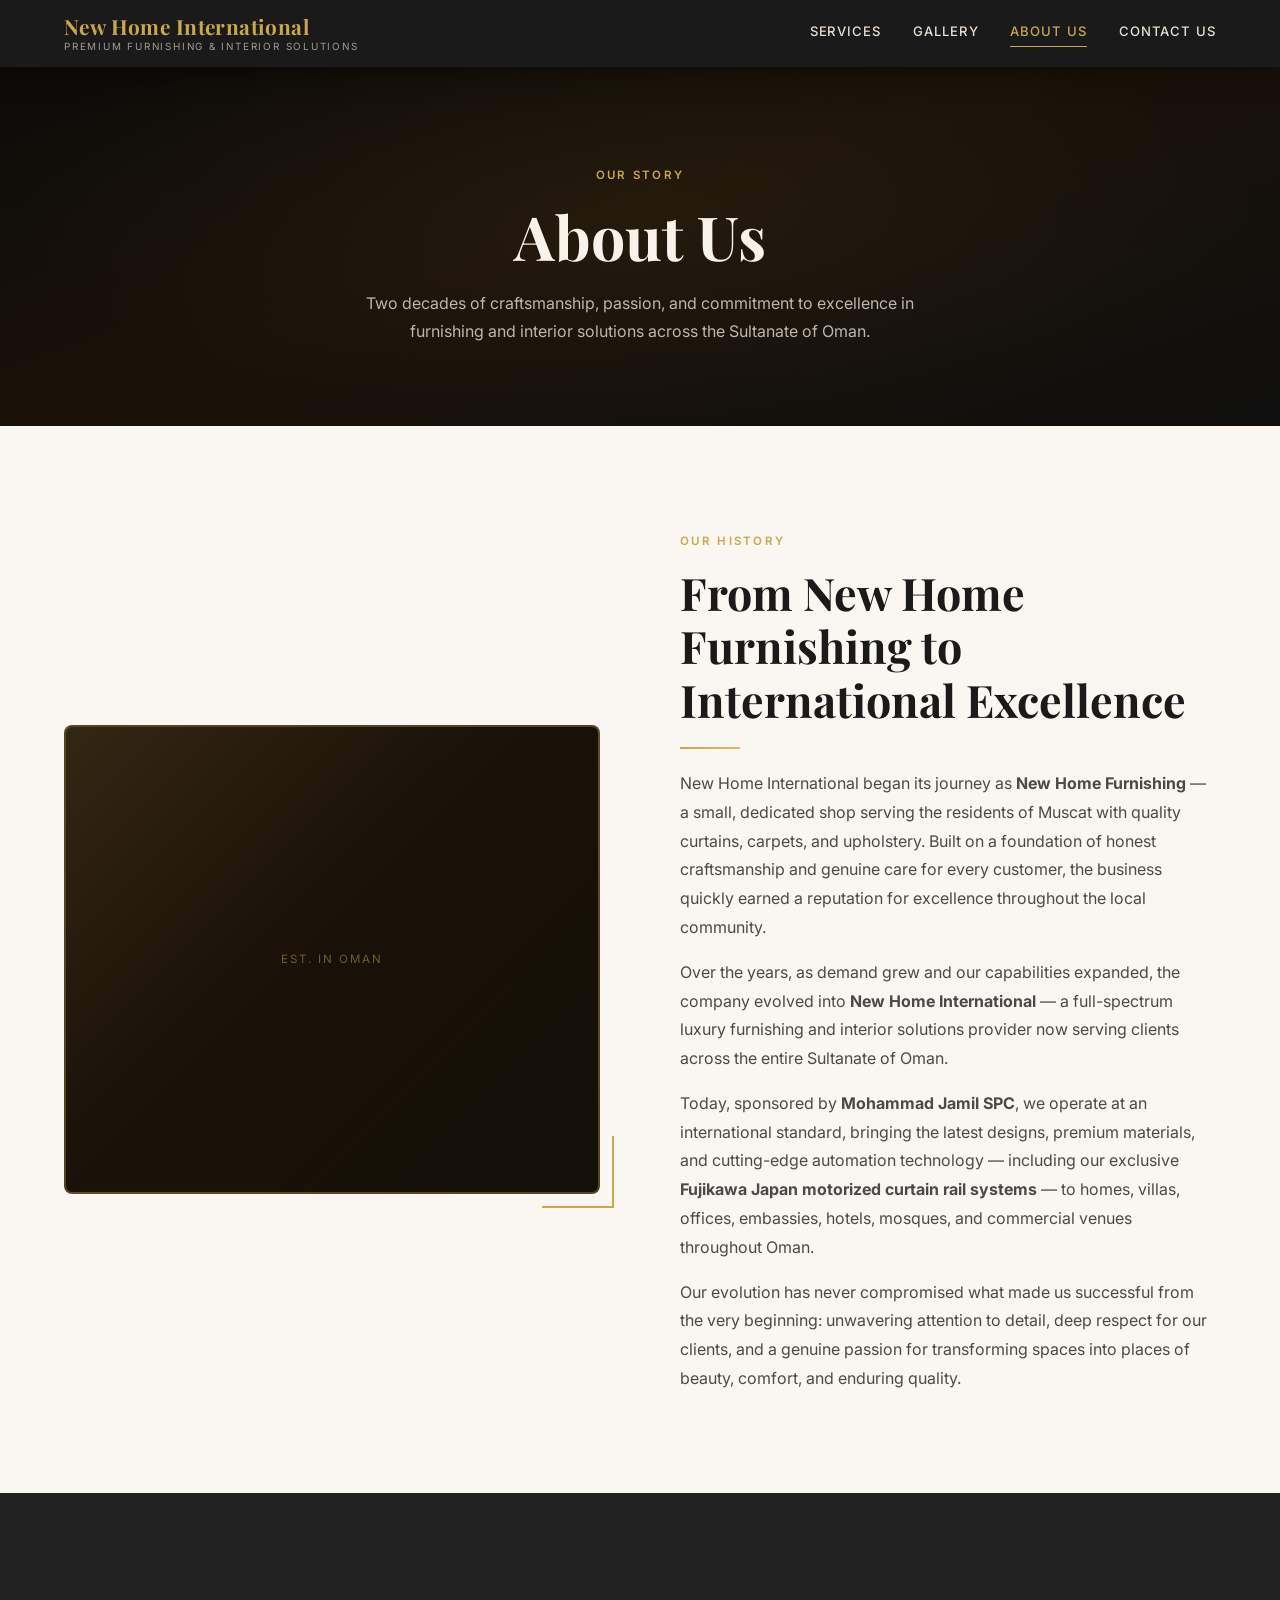
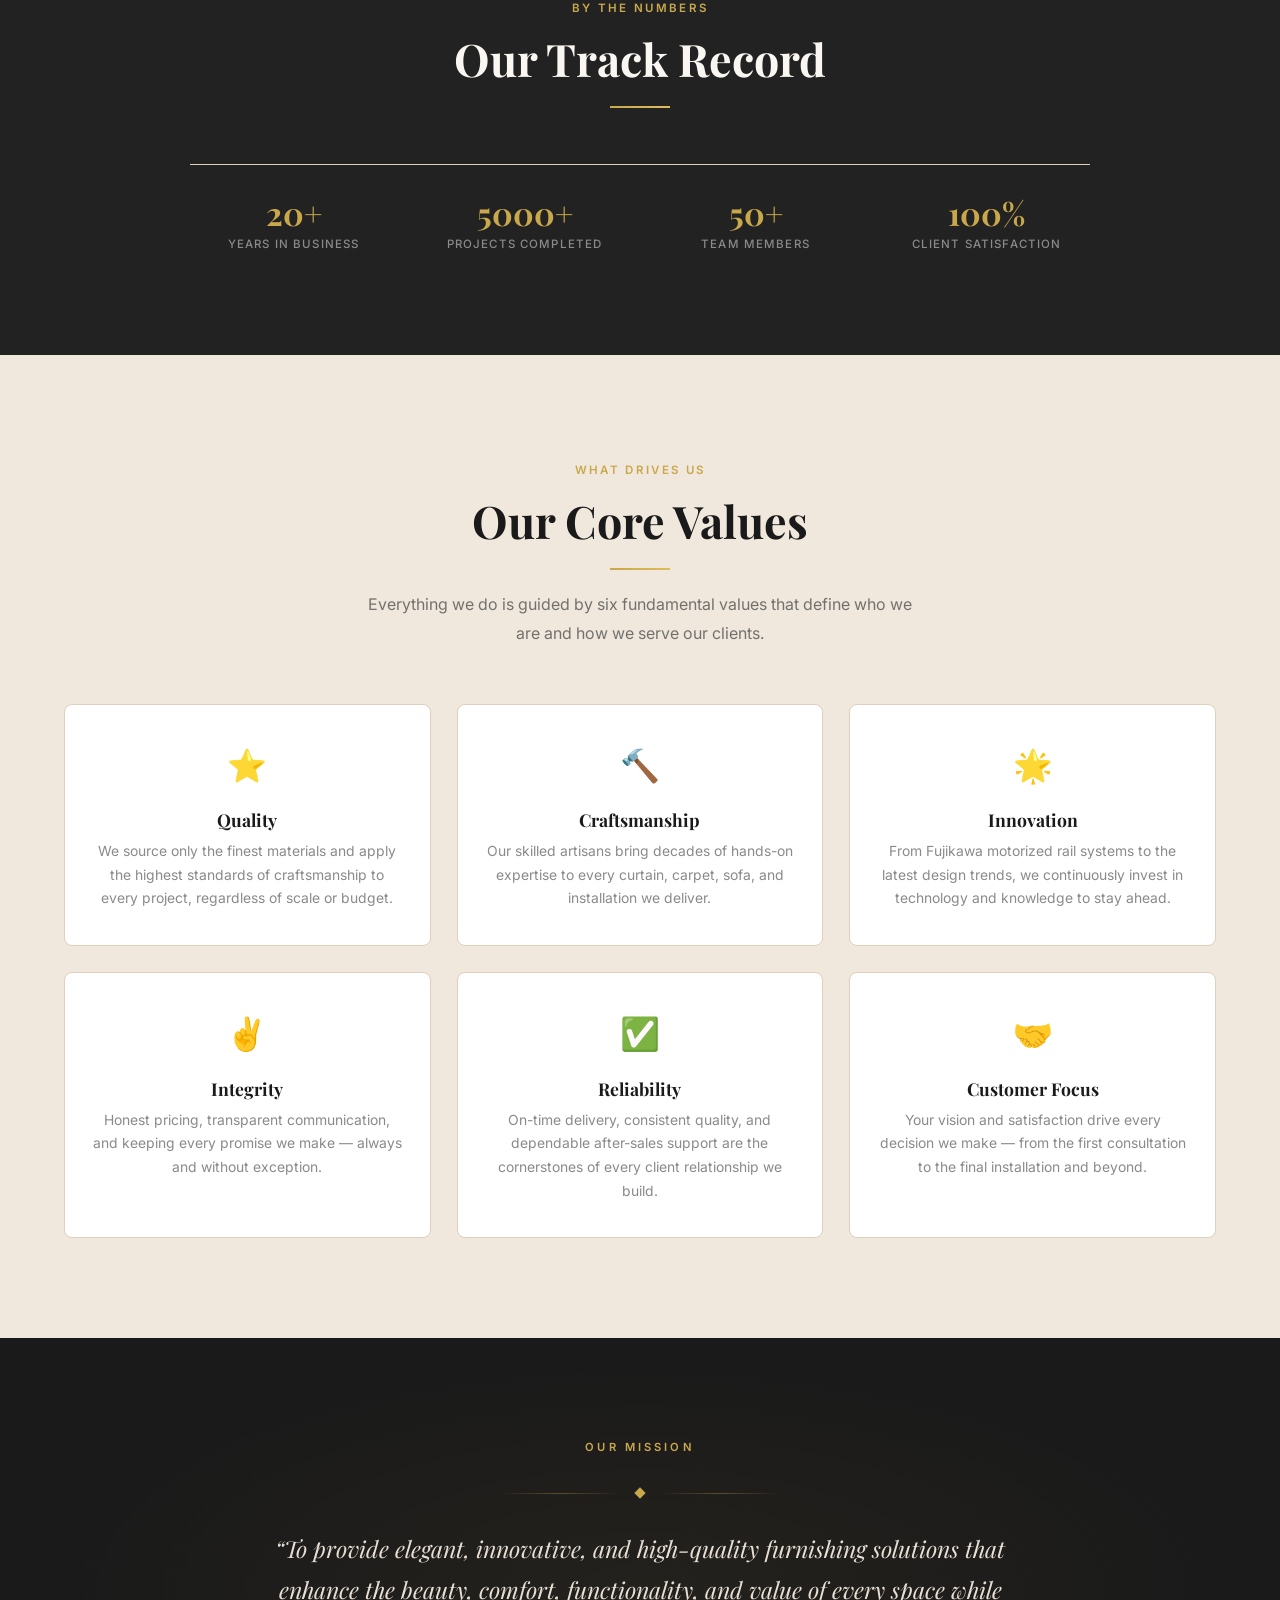
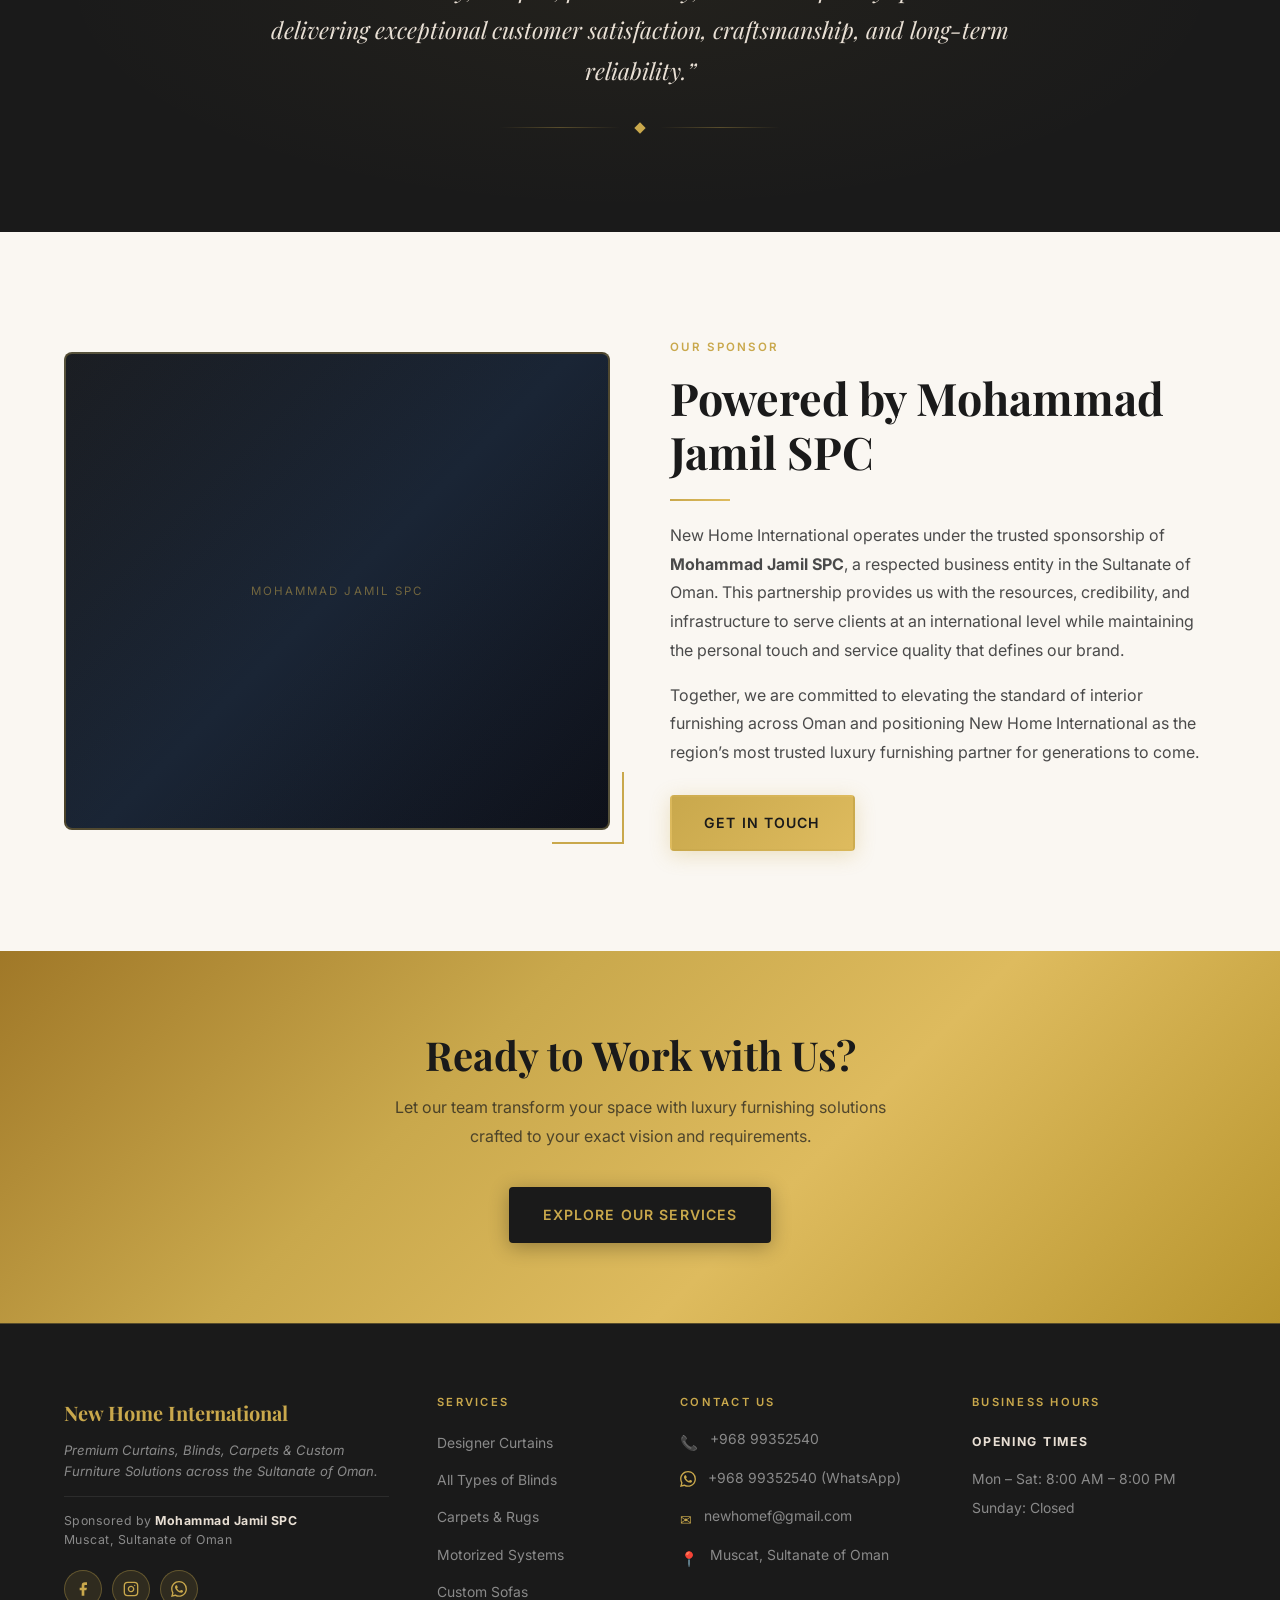
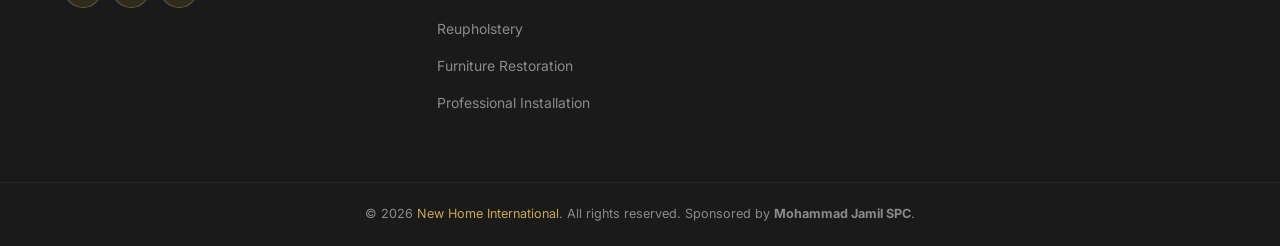
<file: about.html>
<!DOCTYPE html>
<html lang="en">
<head>
  <meta charset="UTF-8" />
  <meta name="viewport" content="width=device-width, initial-scale=1.0" />
  <meta name="theme-color" content="#1a1a1a" />
  <meta name="description" content="About New Home International &ndash; Oman&rsquo;s premier luxury furnishing company sponsored by Mohammad Jamil SPC. 20+ years of excellence in curtains, blinds, carpets and custom furniture." />
  <title>About Us &mdash; New Home International</title>
  <link rel="preconnect" href="https://fonts.googleapis.com" />
  <link rel="preconnect" href="https://fonts.gstatic.com" crossorigin />
  <link href="https://fonts.googleapis.com/css2?family=Playfair+Display:ital,wght@0,400;0,600;0,700;1,400&family=Inter:wght@300;400;500;600&display=swap" rel="stylesheet" />
  <link rel="stylesheet" href="styles.css" />
</head>
<body>

  <!-- ============================================================
       HEADER
       ============================================================ -->
  <header class="header-solid">
    <div class="header-inner">
      <a href="index.html" class="logo">
        New Home International
        <span>Premium Furnishing &amp; Interior Solutions</span>
      </a>
      <button class="nav-toggle" aria-label="Toggle navigation" aria-expanded="false">
        <span></span><span></span><span></span>
      </button>
      <nav>
        <a href="services.html">Services</a>
        <a href="gallery.html">Gallery</a>
        <a href="about.html">About Us</a>
        <a href="contact.html">Contact Us</a>
      </nav>
    </div>
  </header>

  <main>

    <!-- ============================================================
         PAGE HERO
         ============================================================ -->
    <section class="page-hero">
      <span class="section-tag">Our Story</span>
      <h1>About Us</h1>
      <p>Two decades of craftsmanship, passion, and commitment to excellence in furnishing and interior solutions across the Sultanate of Oman.</p>
    </section>

    <!-- ============================================================
         COMPANY HISTORY
         ============================================================ -->
    <section class="about-page-section light">
      <div class="container">
        <div class="about-grid">

          <!-- Left: decorative image placeholder -->
          <!-- Replace with real photography -->
          <div class="about-image-wrap reveal">
            <div class="about-image">
              <span class="about-image-label">Est. in Oman</span>
            </div>
            <div class="about-ornament" aria-hidden="true"></div>
          </div>

          <!-- Right: history content -->
          <div class="history-content reveal">
            <span class="section-tag">Our History</span>
            <h2 class="section-title">From New Home Furnishing to International Excellence</h2>
            <hr class="gold-line" />
            <p>New Home International began its journey as <strong>New Home Furnishing</strong> &mdash; a small, dedicated shop serving the residents of Muscat with quality curtains, carpets, and upholstery. Built on a foundation of honest craftsmanship and genuine care for every customer, the business quickly earned a reputation for excellence throughout the local community.</p>
            <p>Over the years, as demand grew and our capabilities expanded, the company evolved into <strong>New Home International</strong> &mdash; a full-spectrum luxury furnishing and interior solutions provider now serving clients across the entire Sultanate of Oman.</p>
            <p>Today, sponsored by <strong>Mohammad Jamil SPC</strong>, we operate at an international standard, bringing the latest designs, premium materials, and cutting-edge automation technology &mdash; including our exclusive <strong>Fujikawa Japan motorized curtain rail systems</strong> &mdash; to homes, villas, offices, embassies, hotels, mosques, and commercial venues throughout Oman.</p>
            <p>Our evolution has never compromised what made us successful from the very beginning: unwavering attention to detail, deep respect for our clients, and a genuine passion for transforming spaces into places of beauty, comfort, and enduring quality.</p>
          </div>

        </div>
      </div>
    </section>

    <!-- ============================================================
         STATS ROW
         ============================================================ -->
    <section class="about-page-section dark">
      <div class="container">
        <div class="section-header reveal">
          <span class="section-tag">By the Numbers</span>
          <h2 class="section-title">Our Track Record</h2>
          <hr class="gold-line centered" />
        </div>
        <div class="stats-row reveal-stagger" style="max-width:900px; margin:0 auto; grid-template-columns: repeat(4,1fr);">
          <div class="stat-item">
            <div class="stat-number" style="color:var(--gold);">20+</div>
            <div class="stat-label" style="color:var(--text-muted);">Years in Business</div>
          </div>
          <div class="stat-item">
            <div class="stat-number" style="color:var(--gold);">5000+</div>
            <div class="stat-label" style="color:var(--text-muted);">Projects Completed</div>
          </div>
          <div class="stat-item">
            <div class="stat-number" style="color:var(--gold);">50+</div>
            <div class="stat-label" style="color:var(--text-muted);">Team Members</div>
          </div>
          <div class="stat-item">
            <div class="stat-number" style="color:var(--gold);">100%</div>
            <div class="stat-label" style="color:var(--text-muted);">Client Satisfaction</div>
          </div>
        </div>
      </div>
    </section>

    <!-- ============================================================
         OUR VALUES
         ============================================================ -->
    <section class="about-page-section beige">
      <div class="container">
        <div class="section-header section-header-light reveal">
          <span class="section-tag">What Drives Us</span>
          <h2 class="section-title">Our Core Values</h2>
          <hr class="gold-line centered" />
          <p style="color:var(--text-body);">Everything we do is guided by six fundamental values that define who we are and how we serve our clients.</p>
        </div>

        <div class="values-grid reveal-stagger">

          <div class="value-card">
            <div class="value-icon">&#11088;</div>
            <h3>Quality</h3>
            <p>We source only the finest materials and apply the highest standards of craftsmanship to every project, regardless of scale or budget.</p>
          </div>

          <div class="value-card">
            <div class="value-icon">&#128296;</div>
            <h3>Craftsmanship</h3>
            <p>Our skilled artisans bring decades of hands-on expertise to every curtain, carpet, sofa, and installation we deliver.</p>
          </div>

          <div class="value-card">
            <div class="value-icon">&#127775;</div>
            <h3>Innovation</h3>
            <p>From Fujikawa motorized rail systems to the latest design trends, we continuously invest in technology and knowledge to stay ahead.</p>
          </div>

          <div class="value-card">
            <div class="value-icon">&#9996;</div>
            <h3>Integrity</h3>
            <p>Honest pricing, transparent communication, and keeping every promise we make &mdash; always and without exception.</p>
          </div>

          <div class="value-card">
            <div class="value-icon">&#9989;</div>
            <h3>Reliability</h3>
            <p>On-time delivery, consistent quality, and dependable after-sales support are the cornerstones of every client relationship we build.</p>
          </div>

          <div class="value-card">
            <div class="value-icon">&#129309;</div>
            <h3>Customer Focus</h3>
            <p>Your vision and satisfaction drive every decision we make &mdash; from the first consultation to the final installation and beyond.</p>
          </div>

        </div>
      </div>
    </section>

    <!-- ============================================================
         MISSION STATEMENT
         ============================================================ -->
    <section class="mission-section">
      <div class="mission-inner reveal">
        <span class="mission-label">Our Mission</span>
        <div class="mission-ornament" aria-hidden="true">
          <div class="mission-ornament-diamond"></div>
        </div>
        <p class="mission-quote">&ldquo;To provide elegant, innovative, and high-quality furnishing solutions that enhance the beauty, comfort, functionality, and value of every space while delivering exceptional customer satisfaction, craftsmanship, and long-term reliability.&rdquo;</p>
        <div class="mission-ornament" aria-hidden="true" style="margin-top:32px;margin-bottom:0;">
          <div class="mission-ornament-diamond"></div>
        </div>
      </div>
    </section>

    <!-- ============================================================
         SPONSOR NOTE
         ============================================================ -->
    <section class="about-page-section light">
      <div class="container">
        <div class="about-grid" style="gap:60px;">

          <!-- Replace with real photography -->
          <div class="about-image-wrap reveal">
            <div class="about-image" style="background: linear-gradient(135deg, #101520 0%, #1a2535 50%, #080c18 100%);">
              <span class="about-image-label">Mohammad Jamil SPC</span>
            </div>
            <div class="about-ornament" aria-hidden="true"></div>
          </div>

          <div class="history-content reveal">
            <span class="section-tag">Our Sponsor</span>
            <h2 class="section-title">Powered by Mohammad Jamil SPC</h2>
            <hr class="gold-line" />
            <p>New Home International operates under the trusted sponsorship of <strong>Mohammad Jamil SPC</strong>, a respected business entity in the Sultanate of Oman. This partnership provides us with the resources, credibility, and infrastructure to serve clients at an international level while maintaining the personal touch and service quality that defines our brand.</p>
            <p>Together, we are committed to elevating the standard of interior furnishing across Oman and positioning New Home International as the region&rsquo;s most trusted luxury furnishing partner for generations to come.</p>
            <a href="contact.html" class="btn btn-gold" style="margin-top:12px;">Get In Touch</a>
          </div>

        </div>
      </div>
    </section>

    <!-- ============================================================
         CTA BANNER
         ============================================================ -->
    <section class="cta-banner">
      <div class="container reveal">
        <h2>Ready to Work with Us?</h2>
        <p>Let our team transform your space with luxury furnishing solutions crafted to your exact vision and requirements.</p>
        <div class="btn-group" style="justify-content:center;">
          <a href="services.html" class="btn-dark">Explore Our Services</a>
        </div>
      </div>
    </section>

  </main>

  <!-- ============================================================
       FOOTER
       ============================================================ -->
  <footer>
    <div class="container">
      <div class="footer-grid">
        <div>
          <div class="footer-logo">New Home International</div>
          <p class="footer-tagline">Premium Curtains, Blinds, Carpets &amp; Custom Furniture Solutions across the Sultanate of Oman.</p>
          <div class="footer-sponsor">Sponsored by <strong>Mohammad Jamil SPC</strong><br />Muscat, Sultanate of Oman</div>
          <div class="footer-social">
            <a href="#" class="social-link" aria-label="Facebook"><svg width="16" height="16" viewBox="0 0 24 24" fill="currentColor"><path d="M18 2h-3a5 5 0 0 0-5 5v3H7v4h3v8h4v-8h3l1-4h-4V7a1 1 0 0 1 1-1h3z"/></svg></a>
            <a href="#" class="social-link" aria-label="Instagram"><svg width="16" height="16" viewBox="0 0 24 24" fill="none" stroke="currentColor" stroke-width="2" stroke-linecap="round" stroke-linejoin="round"><rect x="2" y="2" width="20" height="20" rx="5" ry="5"/><path d="M16 11.37A4 4 0 1 1 12.63 8 4 4 0 0 1 16 11.37z"/><line x1="17.5" y1="6.5" x2="17.51" y2="6.5"/></svg></a>
            <a href="https://wa.me/96899352540" class="social-link" aria-label="WhatsApp"><svg width="16" height="16" viewBox="0 0 24 24" fill="currentColor"><path d="M17.472 14.382c-.297-.149-1.758-.867-2.03-.967-.273-.099-.471-.148-.67.15-.197.297-.767.966-.94 1.164-.173.199-.347.223-.644.075-.297-.15-1.255-.463-2.39-1.475-.883-.788-1.48-1.761-1.653-2.059-.173-.297-.018-.458.13-.606.134-.133.298-.347.446-.52.149-.174.198-.298.298-.497.099-.198.05-.371-.025-.52-.075-.149-.669-1.612-.916-2.207-.242-.579-.487-.5-.669-.51-.173-.008-.371-.01-.57-.01-.198 0-.52.074-.792.372-.272.297-1.04 1.016-1.04 2.479 0 1.462 1.065 2.875 1.213 3.074.149.198 2.096 3.2 5.077 4.487.709.306 1.262.489 1.694.625.712.227 1.36.195 1.871.118.571-.085 1.758-.719 2.006-1.413.248-.694.248-1.289.173-1.413-.074-.124-.272-.198-.57-.347m-5.421 7.403h-.004a9.87 9.87 0 0 1-5.031-1.378l-.361-.214-3.741.982.998-3.648-.235-.374a9.86 9.86 0 0 1-1.51-5.26c.001-5.45 4.436-9.884 9.888-9.884 2.64 0 5.122 1.03 6.988 2.898a9.825 9.825 0 0 1 2.893 6.994c-.003 5.45-4.437 9.884-9.885 9.884m8.413-18.297A11.815 11.815 0 0 0 12.05 0C5.495 0 .16 5.335.157 11.892c0 2.096.547 4.142 1.588 5.945L.057 24l6.305-1.654a11.882 11.882 0 0 0 5.683 1.448h.005c6.554 0 11.89-5.335 11.893-11.893a11.821 11.821 0 0 0-3.48-8.413Z"/></svg></a>
          </div>
        </div>
        <div>
          <h4 class="footer-heading">Services</h4>
          <ul class="footer-links">
            <li><a href="services.html">Designer Curtains</a></li>
            <li><a href="services.html">All Types of Blinds</a></li>
            <li><a href="services.html">Carpets &amp; Rugs</a></li>
            <li><a href="services.html">Motorized Systems</a></li>
            <li><a href="services.html">Custom Sofas</a></li>
            <li><a href="services.html">Reupholstery</a></li>
            <li><a href="services.html">Furniture Restoration</a></li>
            <li><a href="services.html">Professional Installation</a></li>
          </ul>
        </div>
        <div>
          <h4 class="footer-heading">Contact Us</h4>
          <div class="footer-contact-item"><span class="fc-icon">&#128222;</span><a href="tel:+96899352540"><span>+968 99352540</span></a></div>
          <div class="footer-contact-item"><span class="fc-icon"><svg xmlns="http://www.w3.org/2000/svg" width="16" height="16" viewBox="0 0 24 24" fill="currentColor"><path d="M17.472 14.382c-.297-.149-1.758-.867-2.03-.967-.273-.099-.471-.148-.67.15-.197.297-.767.966-.94 1.164-.173.199-.347.223-.644.075-.297-.15-1.255-.463-2.39-1.475-.883-.788-1.48-1.761-1.653-2.059-.173-.297-.018-.458.13-.606.134-.133.298-.347.446-.52.149-.174.198-.298.298-.497.099-.198.05-.371-.025-.52-.075-.149-.669-1.612-.916-2.207-.242-.579-.487-.5-.669-.51-.173-.008-.371-.01-.57-.01-.198 0-.52.074-.792.372-.272.297-1.04 1.016-1.04 2.479 0 1.462 1.065 2.875 1.213 3.074.149.198 2.096 3.2 5.077 4.487.709.306 1.262.489 1.694.625.712.227 1.36.195 1.871.118.571-.085 1.758-.719 2.006-1.413.248-.694.248-1.289.173-1.413-.074-.124-.272-.198-.57-.347m-5.421 7.403h-.004a9.87 9.87 0 0 1-5.031-1.378l-.361-.214-3.741.982.998-3.648-.235-.374a9.86 9.86 0 0 1-1.51-5.26c.001-5.45 4.436-9.884 9.888-9.884 2.64 0 5.122 1.03 6.988 2.898a9.825 9.825 0 0 1 2.893 6.994c-.003 5.45-4.437 9.884-9.885 9.884m8.413-18.297A11.815 11.815 0 0 0 12.05 0C5.495 0 .16 5.335.157 11.892c0 2.096.547 4.142 1.588 5.945L.057 24l6.305-1.654a11.882 11.882 0 0 0 5.683 1.448h.005c6.554 0 11.89-5.335 11.893-11.893a11.821 11.821 0 0 0-3.48-8.413Z"/></svg></span><a href="https://wa.me/96899352540"><span>+968 99352540 (WhatsApp)</span></a></div>
          <div class="footer-contact-item"><span class="fc-icon">&#9993;</span><a href="mailto:newhomef@gmail.com"><span>newhomef@gmail.com</span></a></div>
          <div class="footer-contact-item"><span class="fc-icon">&#128205;</span><span>Muscat, Sultanate of Oman</span></div>
        </div>
        <div>
          <h4 class="footer-heading">Business Hours</h4>
          <div class="footer-hours">
            <strong>Opening Times</strong>
            Mon &ndash; Sat: 8:00 AM &ndash; 8:00 PM<br />
            Sunday: Closed
          </div>
        </div>
      </div>
    </div>
    <div class="footer-bottom">
      <p>&copy; 2026 <a href="index.html">New Home International</a>. All rights reserved. Sponsored by <strong>Mohammad Jamil SPC</strong>.</p>
    </div>
  </footer>

  <script src="nav.js"></script>
  <script src="animations.js"></script>
</body>
</html>
</file>
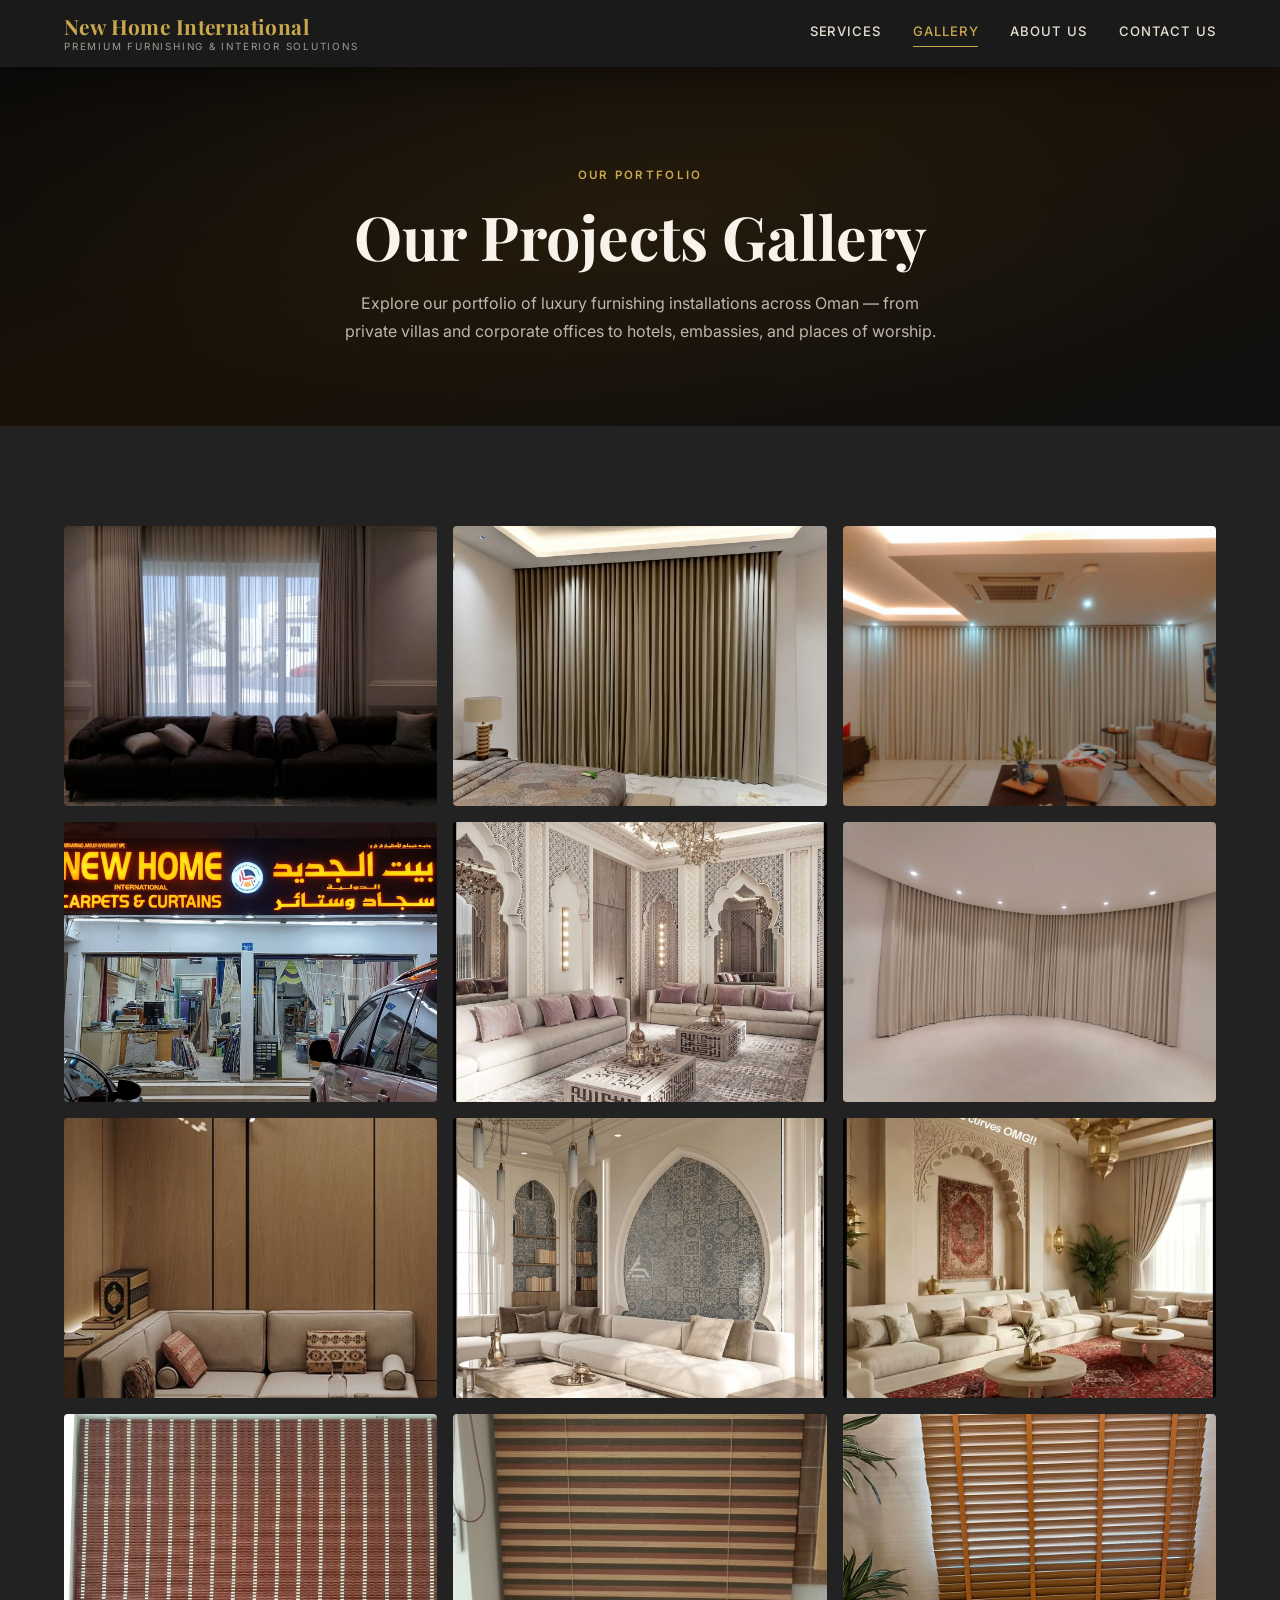
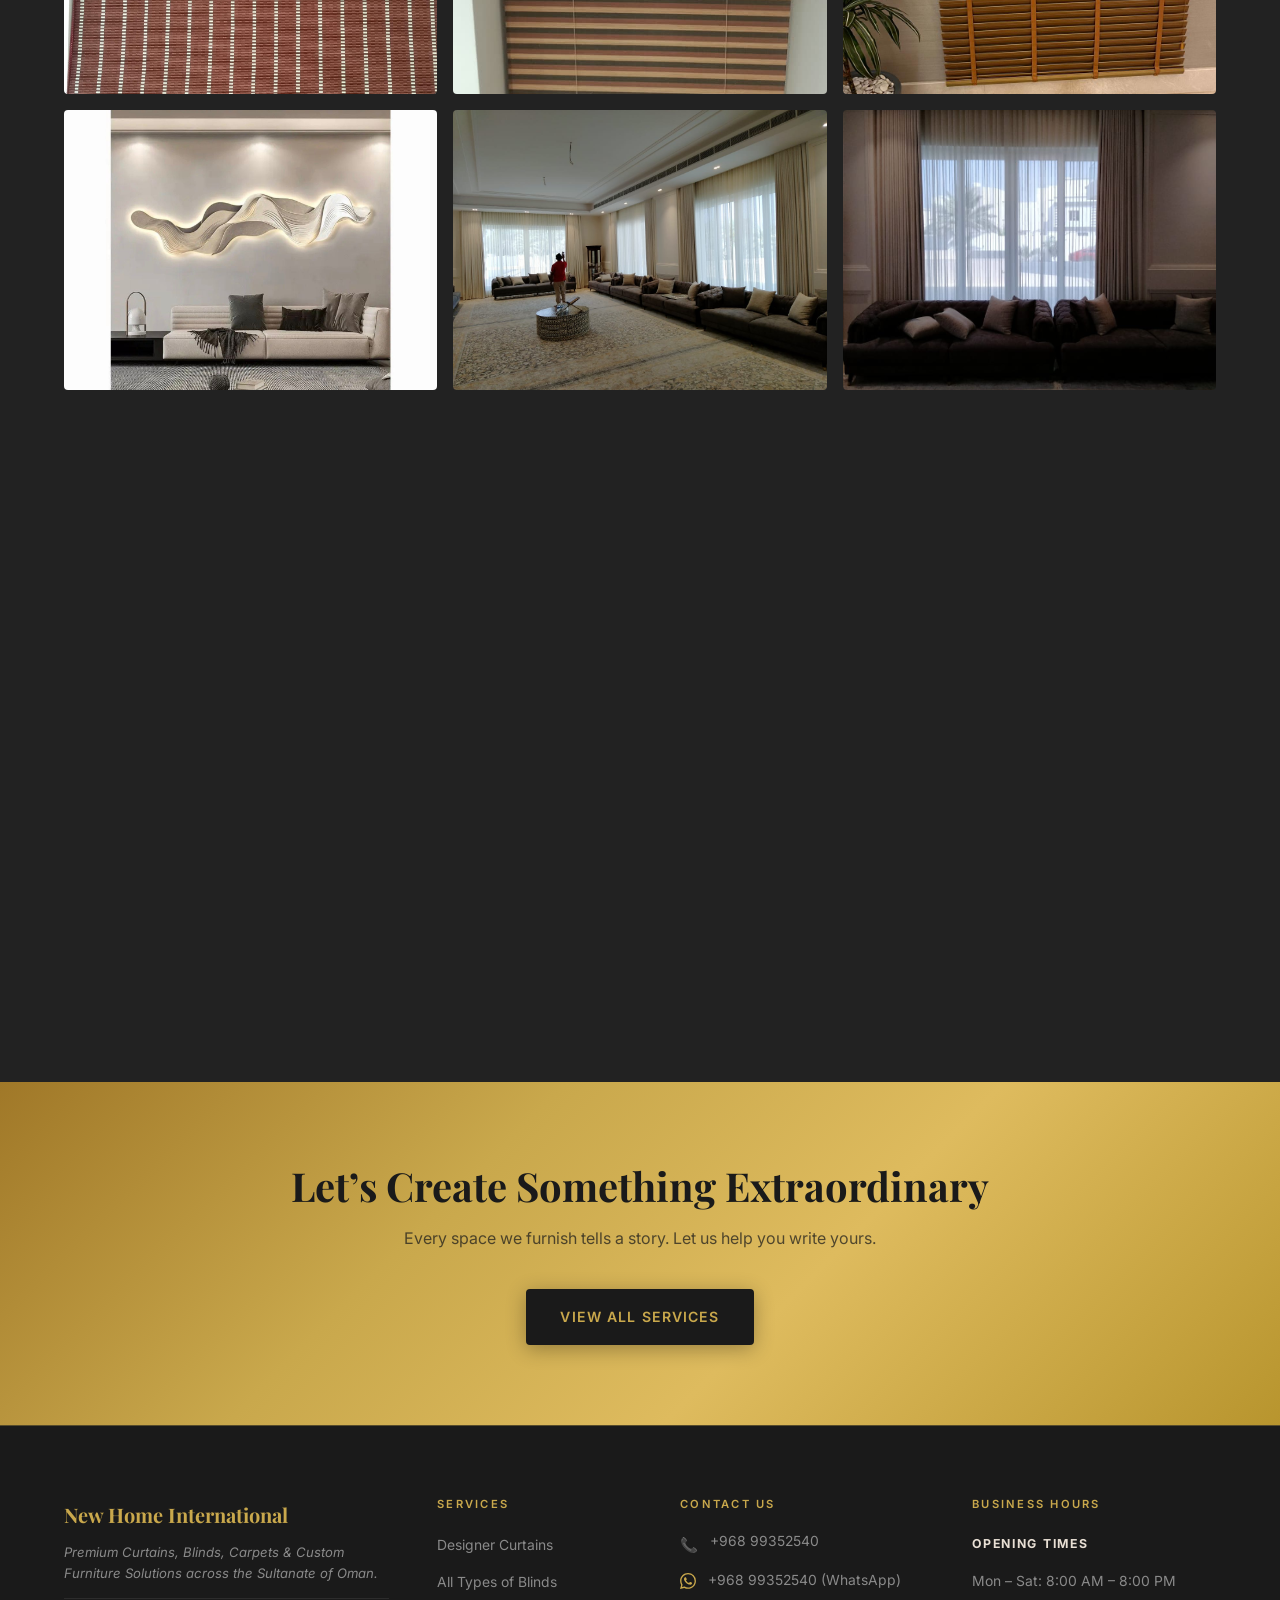
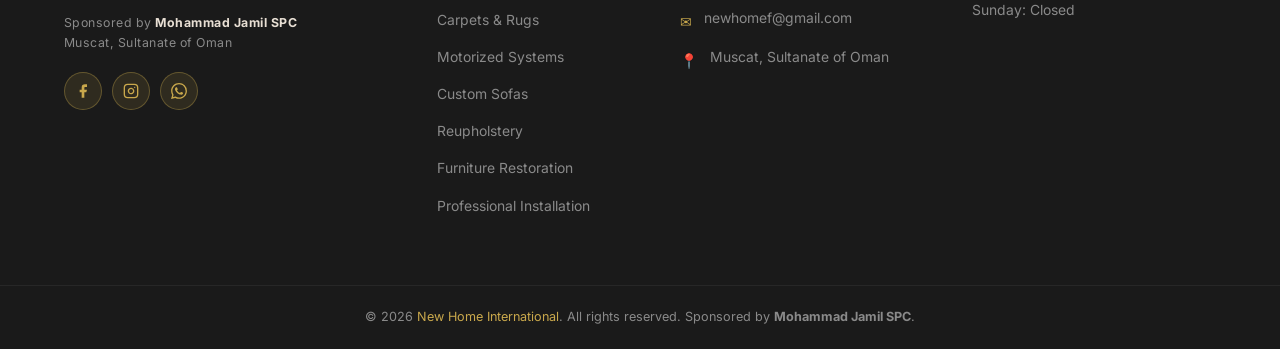
<file: gallery.html>
<!DOCTYPE html>
<html lang="en">
<head>
  <meta charset="UTF-8" />
  <meta name="viewport" content="width=device-width, initial-scale=1.0" />
  <meta name="theme-color" content="#1a1a1a" />
  <meta name="description" content="New Home International Projects Gallery &ndash; Luxury furnishing installations across Oman including villas, offices, hotels, mosques and custom furniture." />
  <title>Our Projects Gallery &mdash; New Home International</title>
  <link rel="preconnect" href="https://fonts.googleapis.com" />
  <link rel="preconnect" href="https://fonts.gstatic.com" crossorigin />
  <link href="https://fonts.googleapis.com/css2?family=Playfair+Display:ital,wght@0,400;0,600;0,700;1,400&family=Inter:wght@300;400;500;600&display=swap" rel="stylesheet" />
  <link rel="stylesheet" href="styles.css" />
</head>
<body>

  <!-- ============================================================
       HEADER
       ============================================================ -->
  <header class="header-solid">
    <div class="header-inner">
      <a href="index.html" class="logo">
        New Home International
        <span>Premium Furnishing &amp; Interior Solutions</span>
      </a>
      <button class="nav-toggle" aria-label="Toggle navigation" aria-expanded="false">
        <span></span><span></span><span></span>
      </button>
      <nav>
        <a href="services.html">Services</a>
        <a href="gallery.html">Gallery</a>
        <a href="about.html">About Us</a>
        <a href="contact.html">Contact Us</a>
      </nav>
    </div>
  </header>

  <main>

    <!-- ============================================================
         PAGE HERO
         ============================================================ -->
    <section class="page-hero">
      <span class="section-tag">Our Portfolio</span>
      <h1>Our Projects Gallery</h1>
      <p>Explore our portfolio of luxury furnishing installations across Oman &mdash; from private villas and corporate offices to hotels, embassies, and places of worship.</p>
    </section>

    <!-- ============================================================
         GALLERY SECTION WITH FILTER
         ============================================================ -->
    <section class="gallery-section">
      <div class="container">



        <!-- Gallery grid (replace divs with real photography) -->
        <div class="gallery-grid reveal-stagger">

          <!-- 1 -->
          <div class="gallery-item" data-category="villas">
            <div class="gallery-img gal-1"></div>
            <div class="gallery-overlay">
              <h4>Luxury Villa &ndash; Muscat</h4>
              <span>Villas</span>
            </div>
          </div>

          <!-- 2 -->
          <div class="gallery-item" data-category="residential">
            <div class="gallery-img gal-2"></div>
            <div class="gallery-overlay">
              <h4>Master Bedroom Suite</h4>
              <span>Residential</span>
            </div>
          </div>

          <!-- 3 -->
          <div class="gallery-item" data-category="offices">
            <div class="gallery-img gal-3"></div>
            <div class="gallery-overlay">
              <h4>Corporate HQ &ndash; CBD Muscat</h4>
              <span>Offices</span>
            </div>
          </div>

          <!-- 4 -->
          <div class="gallery-item" data-category="hotels">
            <div class="gallery-img gal-4"></div>
            <div class="gallery-overlay">
              <h4>Grand Hotel Lobby</h4>
              <span>Hotels</span>
            </div>
          </div>

          <!-- 5 -->
          <div class="gallery-item" data-category="villas">
            <div class="gallery-img gal-5"></div>
            <div class="gallery-overlay">
              <h4>Embassy Living Room</h4>
              <span>Villas</span>
            </div>
          </div>

          <!-- 6 -->
          <div class="gallery-item" data-category="mosques">
            <div class="gallery-img gal-6"></div>
            <div class="gallery-overlay">
              <h4>Mosque Prayer Hall</h4>
              <span>Mosques</span>
            </div>
          </div>

          <!-- 7 -->
          <div class="gallery-item" data-category="furniture">
            <div class="gallery-img gal-7"></div>
            <div class="gallery-overlay">
              <h4>Custom Majlis Suite</h4>
              <span>Custom Furniture</span>
            </div>
          </div>

          <!-- 8 -->
          <div class="gallery-item" data-category="commercial">
            <div class="gallery-img gal-8"></div>
            <div class="gallery-overlay">
              <h4>Restaurant Interior</h4>
              <span>Commercial</span>
            </div>
          </div>

          <!-- 9 -->
          <div class="gallery-item" data-category="villas">
            <div class="gallery-img gal-9"></div>
            <div class="gallery-overlay">
              <h4>Presidential Villa</h4>
              <span>Villas</span>
            </div>
          </div>

          <!-- 10 -->
          <div class="gallery-item" data-category="residential">
            <div class="gallery-img gal-10"></div>
            <div class="gallery-overlay">
              <h4>Penthouse Curtains</h4>
              <span>Residential</span>
            </div>
          </div>

          <!-- 11 -->
          <div class="gallery-item" data-category="offices">
            <div class="gallery-img gal-11"></div>
            <div class="gallery-overlay">
              <h4>Office Boardroom</h4>
              <span>Offices</span>
            </div>
          </div>

          <!-- 12 -->
          <div class="gallery-item" data-category="hotels">
            <div class="gallery-img gal-12"></div>
            <div class="gallery-overlay">
              <h4>5-Star Hotel Room</h4>
              <span>Hotels</span>
            </div>
          </div>

          <!-- 13 -->
          <div class="gallery-item" data-category="residential">
            <div class="gallery-img gal-13"></div>
            <div class="gallery-overlay">
              <h4>Residential Compound</h4>
              <span>Residential</span>
            </div>
          </div>

          <!-- 14 -->
          <div class="gallery-item" data-category="residential">
            <div class="gallery-img gal-14"></div>
            <div class="gallery-overlay">
              <h4>Villa Living Room</h4>
              <span>Residential</span>
            </div>
          </div>

          <!-- 15 -->
          <div class="gallery-item" data-category="commercial">
            <div class="gallery-img gal-15"></div>
            <div class="gallery-overlay">
              <h4>Commercial Showroom</h4>
              <span>Commercial</span>
            </div>
          </div>

          <!-- 16 -->
          <div class="gallery-item" data-category="mosques">
            <div class="gallery-img gal-16"></div>
            <div class="gallery-overlay">
              <h4>Prayer Carpet Installation</h4>
              <span>Mosques</span>
            </div>
          </div>

          <!-- 17 -->
          <div class="gallery-item" data-category="furniture">
            <div class="gallery-img gal-17"></div>
            <div class="gallery-overlay">
              <h4>Custom L-Shape Sofa</h4>
              <span>Custom Furniture</span>
            </div>
          </div>

          <!-- 18 -->
          <div class="gallery-item" data-category="residential">
            <div class="gallery-img gal-18"></div>
            <div class="gallery-overlay">
              <h4>Bedroom Blackout Blinds</h4>
              <span>Residential</span>
            </div>
          </div>

          <!-- 19 -->
          <div class="gallery-item" data-category="offices">
            <div class="gallery-img gal-19"></div>
            <div class="gallery-overlay">
              <h4>Garden Villa Curtains</h4>
              <span>Offices</span>
            </div>
          </div>

          <!-- 20 -->
          <div class="gallery-item" data-category="furniture">
            <div class="gallery-img gal-20"></div>
            <div class="gallery-overlay">
              <h4>Sectional Sofa Manufacture</h4>
              <span>Custom Furniture</span>
            </div>
          </div>

        </div>
        <!-- End gallery grid — replace placeholder divs with real photography -->

        <!-- CTA -->

      </div>
    </section>

    <!-- ============================================================
         CTA BANNER
         ============================================================ -->
    <section class="cta-banner">
      <div class="container reveal">
        <h2>Let&rsquo;s Create Something Extraordinary</h2>
        <p>Every space we furnish tells a story. Let us help you write yours.</p>
        <div class="btn-group" style="justify-content:center;">
          <a href="services.html" class="btn-dark">View All Services</a>
        </div>
      </div>
    </section>

  </main>

  <!-- ============================================================
       FOOTER
       ============================================================ -->
  <footer>
    <div class="container">
      <div class="footer-grid">
        <div>
          <div class="footer-logo">New Home International</div>
          <p class="footer-tagline">Premium Curtains, Blinds, Carpets &amp; Custom Furniture Solutions across the Sultanate of Oman.</p>
          <div class="footer-sponsor">Sponsored by <strong>Mohammad Jamil SPC</strong><br />Muscat, Sultanate of Oman</div>
          <div class="footer-social">
            <a href="#" class="social-link" aria-label="Facebook"><svg width="16" height="16" viewBox="0 0 24 24" fill="currentColor"><path d="M18 2h-3a5 5 0 0 0-5 5v3H7v4h3v8h4v-8h3l1-4h-4V7a1 1 0 0 1 1-1h3z"/></svg></a>
            <a href="#" class="social-link" aria-label="Instagram"><svg width="16" height="16" viewBox="0 0 24 24" fill="none" stroke="currentColor" stroke-width="2" stroke-linecap="round" stroke-linejoin="round"><rect x="2" y="2" width="20" height="20" rx="5" ry="5"/><path d="M16 11.37A4 4 0 1 1 12.63 8 4 4 0 0 1 16 11.37z"/><line x1="17.5" y1="6.5" x2="17.51" y2="6.5"/></svg></a>
            <a href="https://wa.me/96899352540" class="social-link" aria-label="WhatsApp"><svg width="16" height="16" viewBox="0 0 24 24" fill="currentColor"><path d="M17.472 14.382c-.297-.149-1.758-.867-2.03-.967-.273-.099-.471-.148-.67.15-.197.297-.767.966-.94 1.164-.173.199-.347.223-.644.075-.297-.15-1.255-.463-2.39-1.475-.883-.788-1.48-1.761-1.653-2.059-.173-.297-.018-.458.13-.606.134-.133.298-.347.446-.52.149-.174.198-.298.298-.497.099-.198.05-.371-.025-.52-.075-.149-.669-1.612-.916-2.207-.242-.579-.487-.5-.669-.51-.173-.008-.371-.01-.57-.01-.198 0-.52.074-.792.372-.272.297-1.04 1.016-1.04 2.479 0 1.462 1.065 2.875 1.213 3.074.149.198 2.096 3.2 5.077 4.487.709.306 1.262.489 1.694.625.712.227 1.36.195 1.871.118.571-.085 1.758-.719 2.006-1.413.248-.694.248-1.289.173-1.413-.074-.124-.272-.198-.57-.347m-5.421 7.403h-.004a9.87 9.87 0 0 1-5.031-1.378l-.361-.214-3.741.982.998-3.648-.235-.374a9.86 9.86 0 0 1-1.51-5.26c.001-5.45 4.436-9.884 9.888-9.884 2.64 0 5.122 1.03 6.988 2.898a9.825 9.825 0 0 1 2.893 6.994c-.003 5.45-4.437 9.884-9.885 9.884m8.413-18.297A11.815 11.815 0 0 0 12.05 0C5.495 0 .16 5.335.157 11.892c0 2.096.547 4.142 1.588 5.945L.057 24l6.305-1.654a11.882 11.882 0 0 0 5.683 1.448h.005c6.554 0 11.89-5.335 11.893-11.893a11.821 11.821 0 0 0-3.48-8.413Z"/></svg></a>
          </div>
        </div>
        <div>
          <h4 class="footer-heading">Services</h4>
          <ul class="footer-links">
            <li><a href="services.html">Designer Curtains</a></li>
            <li><a href="services.html">All Types of Blinds</a></li>
            <li><a href="services.html">Carpets &amp; Rugs</a></li>
            <li><a href="services.html">Motorized Systems</a></li>
            <li><a href="services.html">Custom Sofas</a></li>
            <li><a href="services.html">Reupholstery</a></li>
            <li><a href="services.html">Furniture Restoration</a></li>
            <li><a href="services.html">Professional Installation</a></li>
          </ul>
        </div>
        <div>
          <h4 class="footer-heading">Contact Us</h4>
          <div class="footer-contact-item"><span class="fc-icon">&#128222;</span><a href="tel:+96899352540"><span>+968 99352540</span></a></div>
          <div class="footer-contact-item"><span class="fc-icon"><svg xmlns="http://www.w3.org/2000/svg" width="16" height="16" viewBox="0 0 24 24" fill="currentColor"><path d="M17.472 14.382c-.297-.149-1.758-.867-2.03-.967-.273-.099-.471-.148-.67.15-.197.297-.767.966-.94 1.164-.173.199-.347.223-.644.075-.297-.15-1.255-.463-2.39-1.475-.883-.788-1.48-1.761-1.653-2.059-.173-.297-.018-.458.13-.606.134-.133.298-.347.446-.52.149-.174.198-.298.298-.497.099-.198.05-.371-.025-.52-.075-.149-.669-1.612-.916-2.207-.242-.579-.487-.5-.669-.51-.173-.008-.371-.01-.57-.01-.198 0-.52.074-.792.372-.272.297-1.04 1.016-1.04 2.479 0 1.462 1.065 2.875 1.213 3.074.149.198 2.096 3.2 5.077 4.487.709.306 1.262.489 1.694.625.712.227 1.36.195 1.871.118.571-.085 1.758-.719 2.006-1.413.248-.694.248-1.289.173-1.413-.074-.124-.272-.198-.57-.347m-5.421 7.403h-.004a9.87 9.87 0 0 1-5.031-1.378l-.361-.214-3.741.982.998-3.648-.235-.374a9.86 9.86 0 0 1-1.51-5.26c.001-5.45 4.436-9.884 9.888-9.884 2.64 0 5.122 1.03 6.988 2.898a9.825 9.825 0 0 1 2.893 6.994c-.003 5.45-4.437 9.884-9.885 9.884m8.413-18.297A11.815 11.815 0 0 0 12.05 0C5.495 0 .16 5.335.157 11.892c0 2.096.547 4.142 1.588 5.945L.057 24l6.305-1.654a11.882 11.882 0 0 0 5.683 1.448h.005c6.554 0 11.89-5.335 11.893-11.893a11.821 11.821 0 0 0-3.48-8.413Z"/></svg></span><a href="https://wa.me/96899352540"><span>+968 99352540 (WhatsApp)</span></a></div>
          <div class="footer-contact-item"><span class="fc-icon">&#9993;</span><a href="mailto:newhomef@gmail.com"><span>newhomef@gmail.com</span></a></div>
          <div class="footer-contact-item"><span class="fc-icon">&#128205;</span><span>Muscat, Sultanate of Oman</span></div>
        </div>
        <div>
          <h4 class="footer-heading">Business Hours</h4>
          <div class="footer-hours">
            <strong>Opening Times</strong>
            Mon &ndash; Sat: 8:00 AM &ndash; 8:00 PM<br />
            Sunday: Closed
          </div>
        </div>
      </div>
    </div>
    <div class="footer-bottom">
      <p>&copy; 2026 <a href="index.html">New Home International</a>. All rights reserved. Sponsored by <strong>Mohammad Jamil SPC</strong>.</p>
    </div>
  </footer>

  <script src="nav.js"></script>
  <script src="animations.js"></script>
</body>
</html>
</file>
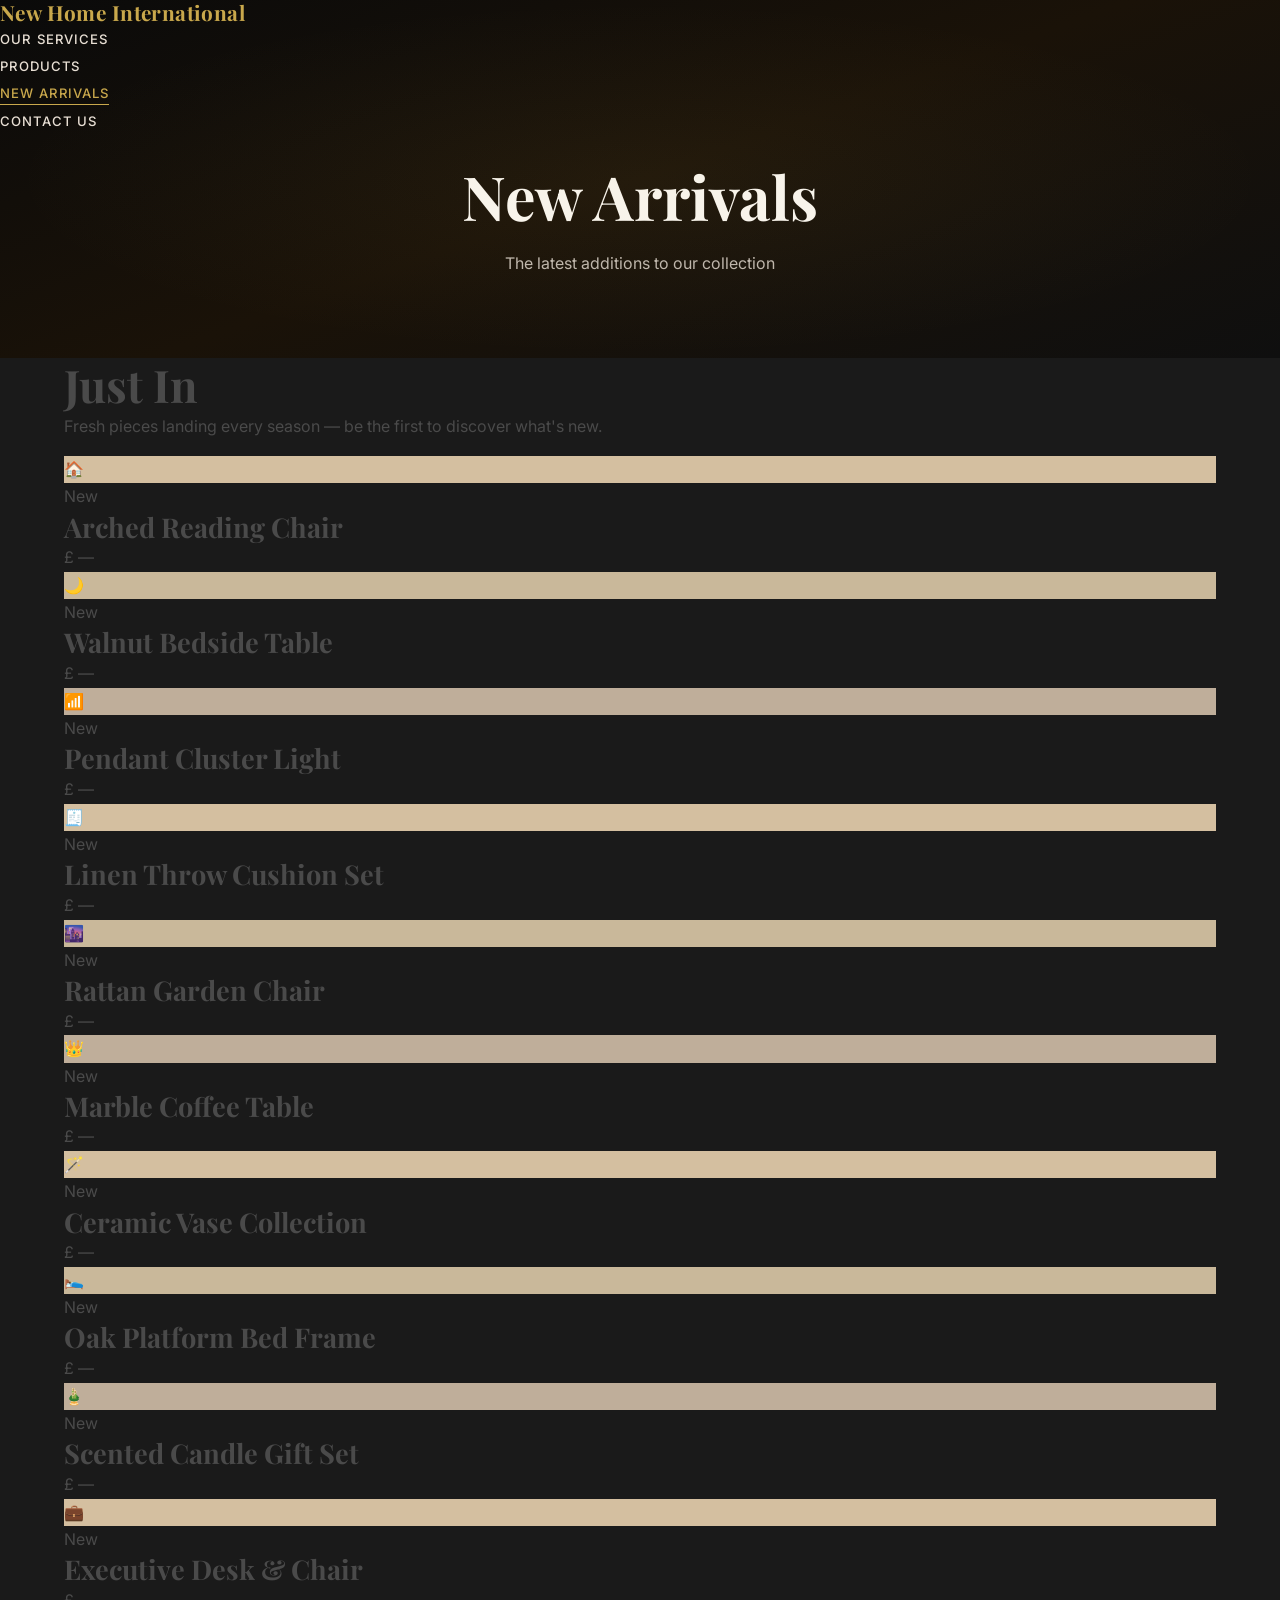
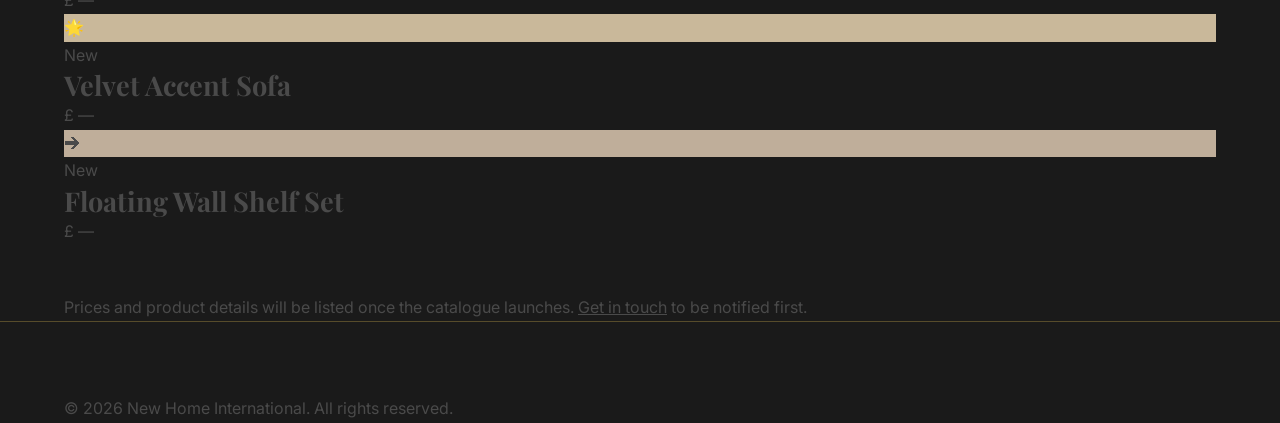
<file: new-arrivals.html>
<!DOCTYPE html>
<html lang="en">
<head>
  <meta charset="UTF-8" />
  <meta name="viewport" content="width=device-width, initial-scale=1.0" />
  <meta name="description" content="Discover the latest additions to our collection at New Home International." />
  <meta name="theme-color" content="#4a3220" />
  <title>New Arrivals – New Home International</title>
  <link rel="stylesheet" href="styles.css" />
</head>
<body>

  <header>
    <div class="logo">New Home International</div>
    <button class="nav-toggle" aria-label="Toggle navigation">&#9776;</button>
    <nav>
      <ul>
        <li><a href="services.html">Our Services</a></li>
        <li><a href="products.html">Products</a></li>
        <li><a href="new-arrivals.html">New Arrivals</a></li>
        <li><a href="contact.html">Contact Us</a></li>
      </ul>
    </nav>
  </header>

  <section class="page-hero">
    <h1>New Arrivals</h1>
    <p>The latest additions to our collection</p>
  </section>

  <section class="placeholder-section">
    <div class="container">
      <h2>Just In</h2>
      <p>Fresh pieces landing every season — be the first to discover what's new.</p>

      <div class="products-grid arrivals-grid">

        <div class="product-card">
          <div class="product-thumb" style="background:#d4bfa0;">&#127968;</div>
          <div class="product-info">
            <span class="badge">New</span>
            <h3>Arched Reading Chair</h3>
            <p class="price">£ —</p>
          </div>
        </div>

        <div class="product-card">
          <div class="product-thumb" style="background:#c9b89a;">&#127769;</div>
          <div class="product-info">
            <span class="badge">New</span>
            <h3>Walnut Bedside Table</h3>
            <p class="price">£ —</p>
          </div>
        </div>

        <div class="product-card">
          <div class="product-thumb" style="background:#bfae9a;">&#128246;</div>
          <div class="product-info">
            <span class="badge">New</span>
            <h3>Pendant Cluster Light</h3>
            <p class="price">£ —</p>
          </div>
        </div>

        <div class="product-card">
          <div class="product-thumb" style="background:#d4bfa0;">&#129534;</div>
          <div class="product-info">
            <span class="badge">New</span>
            <h3>Linen Throw Cushion Set</h3>
            <p class="price">£ —</p>
          </div>
        </div>

        <div class="product-card">
          <div class="product-thumb" style="background:#c9b89a;">&#127750;</div>
          <div class="product-info">
            <span class="badge">New</span>
            <h3>Rattan Garden Chair</h3>
            <p class="price">£ —</p>
          </div>
        </div>

        <div class="product-card">
          <div class="product-thumb" style="background:#bfae9a;">&#128081;</div>
          <div class="product-info">
            <span class="badge">New</span>
            <h3>Marble Coffee Table</h3>
            <p class="price">£ —</p>
          </div>
        </div>

        <div class="product-card">
          <div class="product-thumb" style="background:#d4bfa0;">&#129668;</div>
          <div class="product-info">
            <span class="badge">New</span>
            <h3>Ceramic Vase Collection</h3>
            <p class="price">£ —</p>
          </div>
        </div>

        <div class="product-card">
          <div class="product-thumb" style="background:#c9b89a;">&#128716;</div>
          <div class="product-info">
            <span class="badge">New</span>
            <h3>Oak Platform Bed Frame</h3>
            <p class="price">£ —</p>
          </div>
        </div>

        <div class="product-card">
          <div class="product-thumb" style="background:#bfae9a;">&#127885;</div>
          <div class="product-info">
            <span class="badge">New</span>
            <h3>Scented Candle Gift Set</h3>
            <p class="price">£ —</p>
          </div>
        </div>

        <div class="product-card">
          <div class="product-thumb" style="background:#d4bfa0;">&#128188;</div>
          <div class="product-info">
            <span class="badge">New</span>
            <h3>Executive Desk &amp; Chair</h3>
            <p class="price">£ —</p>
          </div>
        </div>

        <div class="product-card">
          <div class="product-thumb" style="background:#c9b89a;">&#127775;</div>
          <div class="product-info">
            <span class="badge">New</span>
            <h3>Velvet Accent Sofa</h3>
            <p class="price">£ —</p>
          </div>
        </div>

        <div class="product-card">
          <div class="product-thumb" style="background:#bfae9a;">&#129138;</div>
          <div class="product-info">
            <span class="badge">New</span>
            <h3>Floating Wall Shelf Set</h3>
            <p class="price">£ —</p>
          </div>
        </div>

      </div>

      <div class="placeholder-box" style="margin-top: 3rem;">
        Prices and product details will be listed once the catalogue launches. <a href="contact.html" style="color: var(--mocha); text-decoration: underline;">Get in touch</a> to be notified first.
      </div>
    </div>
  </section>

  <footer>
    <div class="container">
      <p>&copy; 2026 New Home International. All rights reserved.</p>
    </div>
  </footer>

  <script src="nav.js"></script>
</body>
</html>
</file>
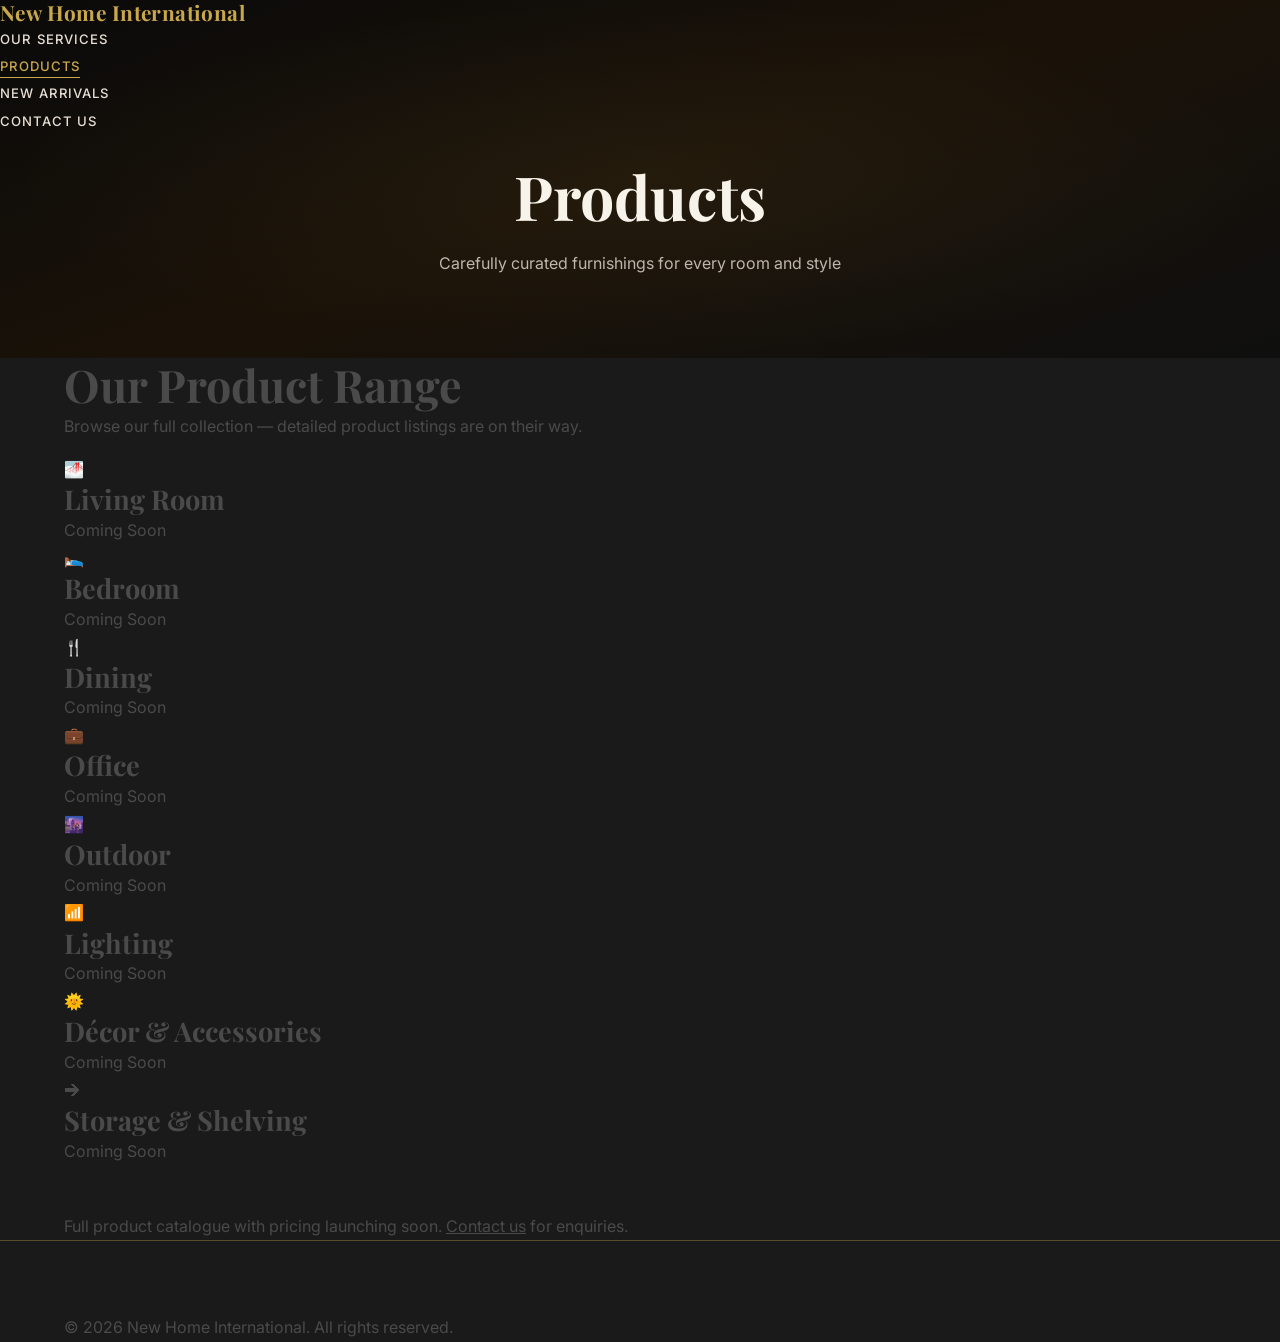
<file: products.html>
<!DOCTYPE html>
<html lang="en">
<head>
  <meta charset="UTF-8" />
  <meta name="viewport" content="width=device-width, initial-scale=1.0" />
  <meta name="description" content="Browse our full range of premium furniture and furnishings at New Home International." />
  <meta name="theme-color" content="#4a3220" />
  <title>Products – New Home International</title>
  <link rel="stylesheet" href="styles.css" />
</head>
<body>

  <header>
    <div class="logo">New Home International</div>
    <button class="nav-toggle" aria-label="Toggle navigation">&#9776;</button>
    <nav>
      <ul>
        <li><a href="services.html">Our Services</a></li>
        <li><a href="products.html">Products</a></li>
        <li><a href="new-arrivals.html">New Arrivals</a></li>
        <li><a href="contact.html">Contact Us</a></li>
      </ul>
    </nav>
  </header>

  <section class="page-hero">
    <h1>Products</h1>
    <p>Carefully curated furnishings for every room and style</p>
  </section>

  <section class="placeholder-section">
    <div class="container">
      <h2>Our Product Range</h2>
      <p>Browse our full collection — detailed product listings are on their way.</p>

      <div class="products-grid">
        <div class="product-card">
          <div class="product-thumb">&#127745;</div>
          <div class="product-info">
            <h3>Living Room</h3>
            <p class="price">Coming Soon</p>
          </div>
        </div>
        <div class="product-card">
          <div class="product-thumb">&#128716;</div>
          <div class="product-info">
            <h3>Bedroom</h3>
            <p class="price">Coming Soon</p>
          </div>
        </div>
        <div class="product-card">
          <div class="product-thumb">&#127860;</div>
          <div class="product-info">
            <h3>Dining</h3>
            <p class="price">Coming Soon</p>
          </div>
        </div>
        <div class="product-card">
          <div class="product-thumb">&#128188;</div>
          <div class="product-info">
            <h3>Office</h3>
            <p class="price">Coming Soon</p>
          </div>
        </div>
        <div class="product-card">
          <div class="product-thumb">&#127750;</div>
          <div class="product-info">
            <h3>Outdoor</h3>
            <p class="price">Coming Soon</p>
          </div>
        </div>
        <div class="product-card">
          <div class="product-thumb">&#128246;</div>
          <div class="product-info">
            <h3>Lighting</h3>
            <p class="price">Coming Soon</p>
          </div>
        </div>
        <div class="product-card">
          <div class="product-thumb">&#127774;</div>
          <div class="product-info">
            <h3>Décor &amp; Accessories</h3>
            <p class="price">Coming Soon</p>
          </div>
        </div>
        <div class="product-card">
          <div class="product-thumb">&#129138;</div>
          <div class="product-info">
            <h3>Storage &amp; Shelving</h3>
            <p class="price">Coming Soon</p>
          </div>
        </div>
      </div>

      <div class="placeholder-box" style="margin-top: 3rem;">
        Full product catalogue with pricing launching soon. <a href="contact.html" style="color: var(--mocha); text-decoration: underline;">Contact us</a> for enquiries.
      </div>
    </div>
  </section>

  <footer>
    <div class="container">
      <p>&copy; 2026 New Home International. All rights reserved.</p>
    </div>
  </footer>

  <script src="nav.js"></script>
</body>
</html>
</file>
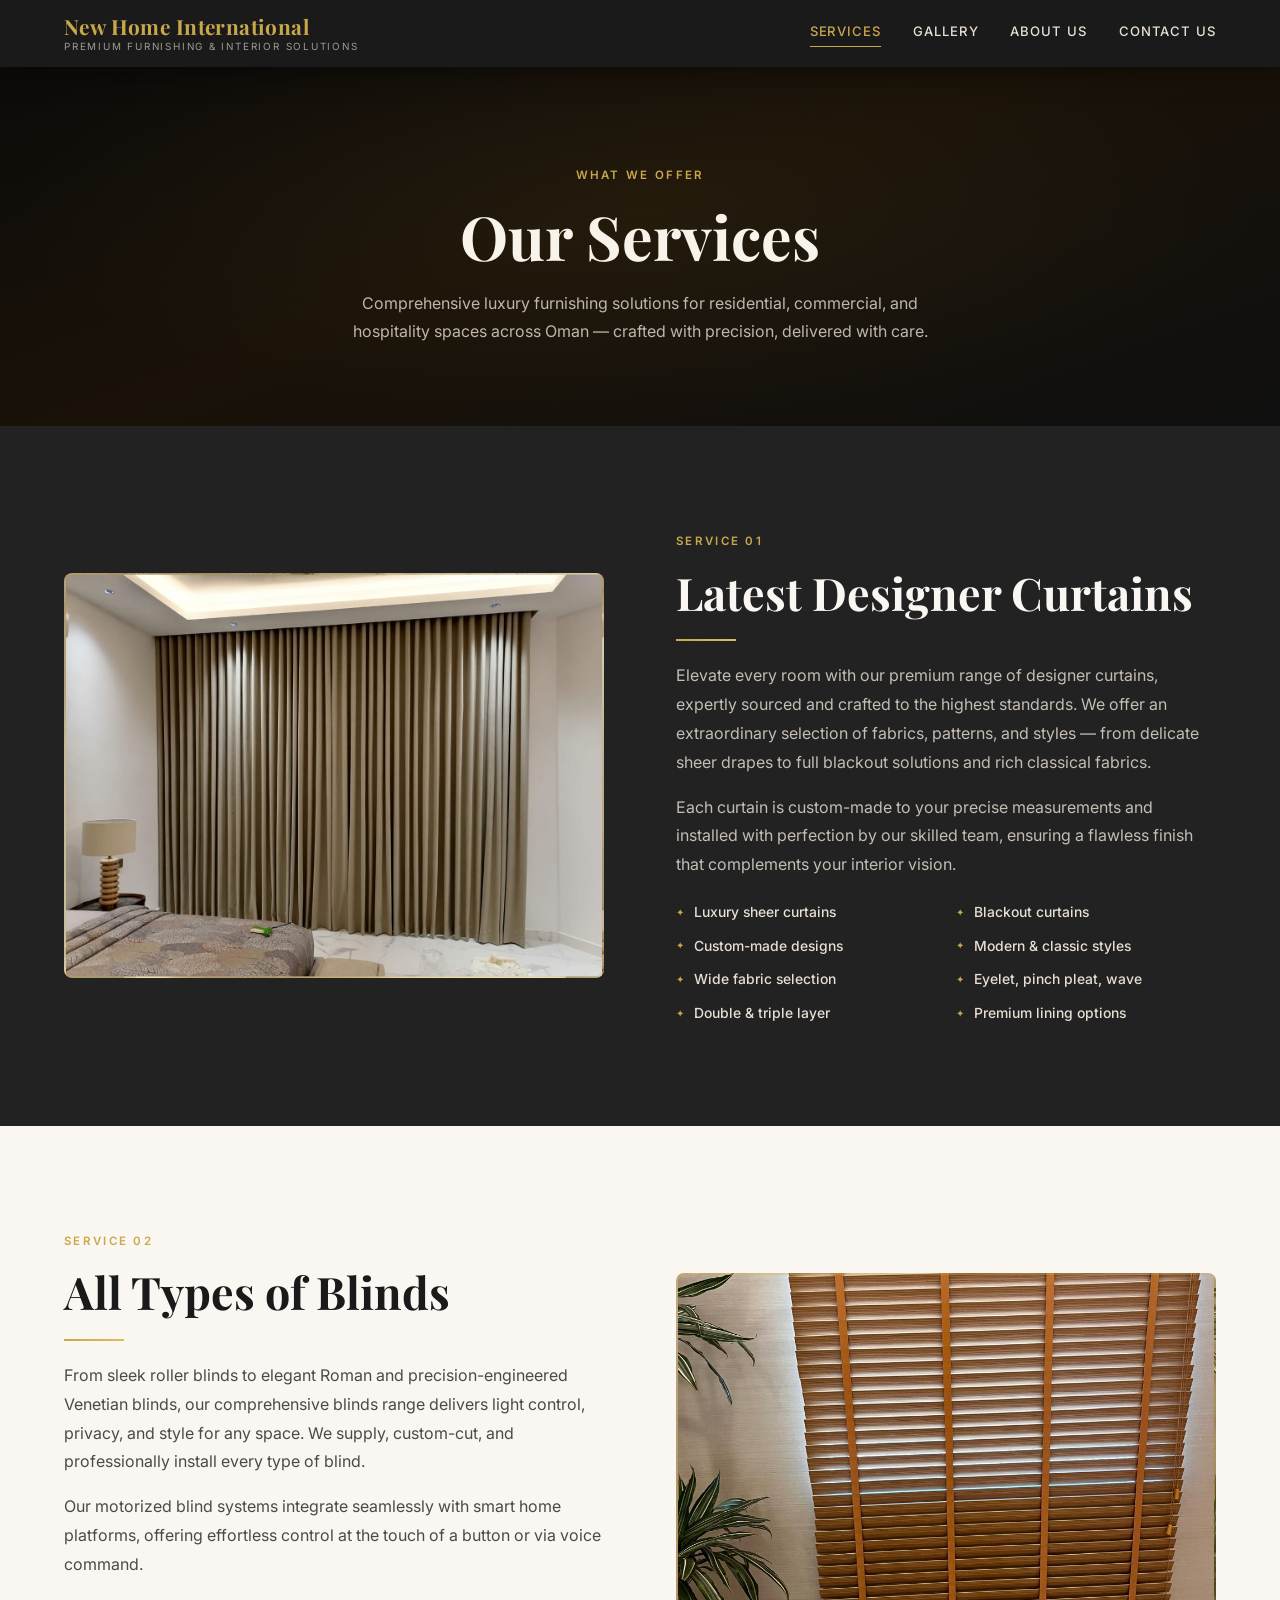
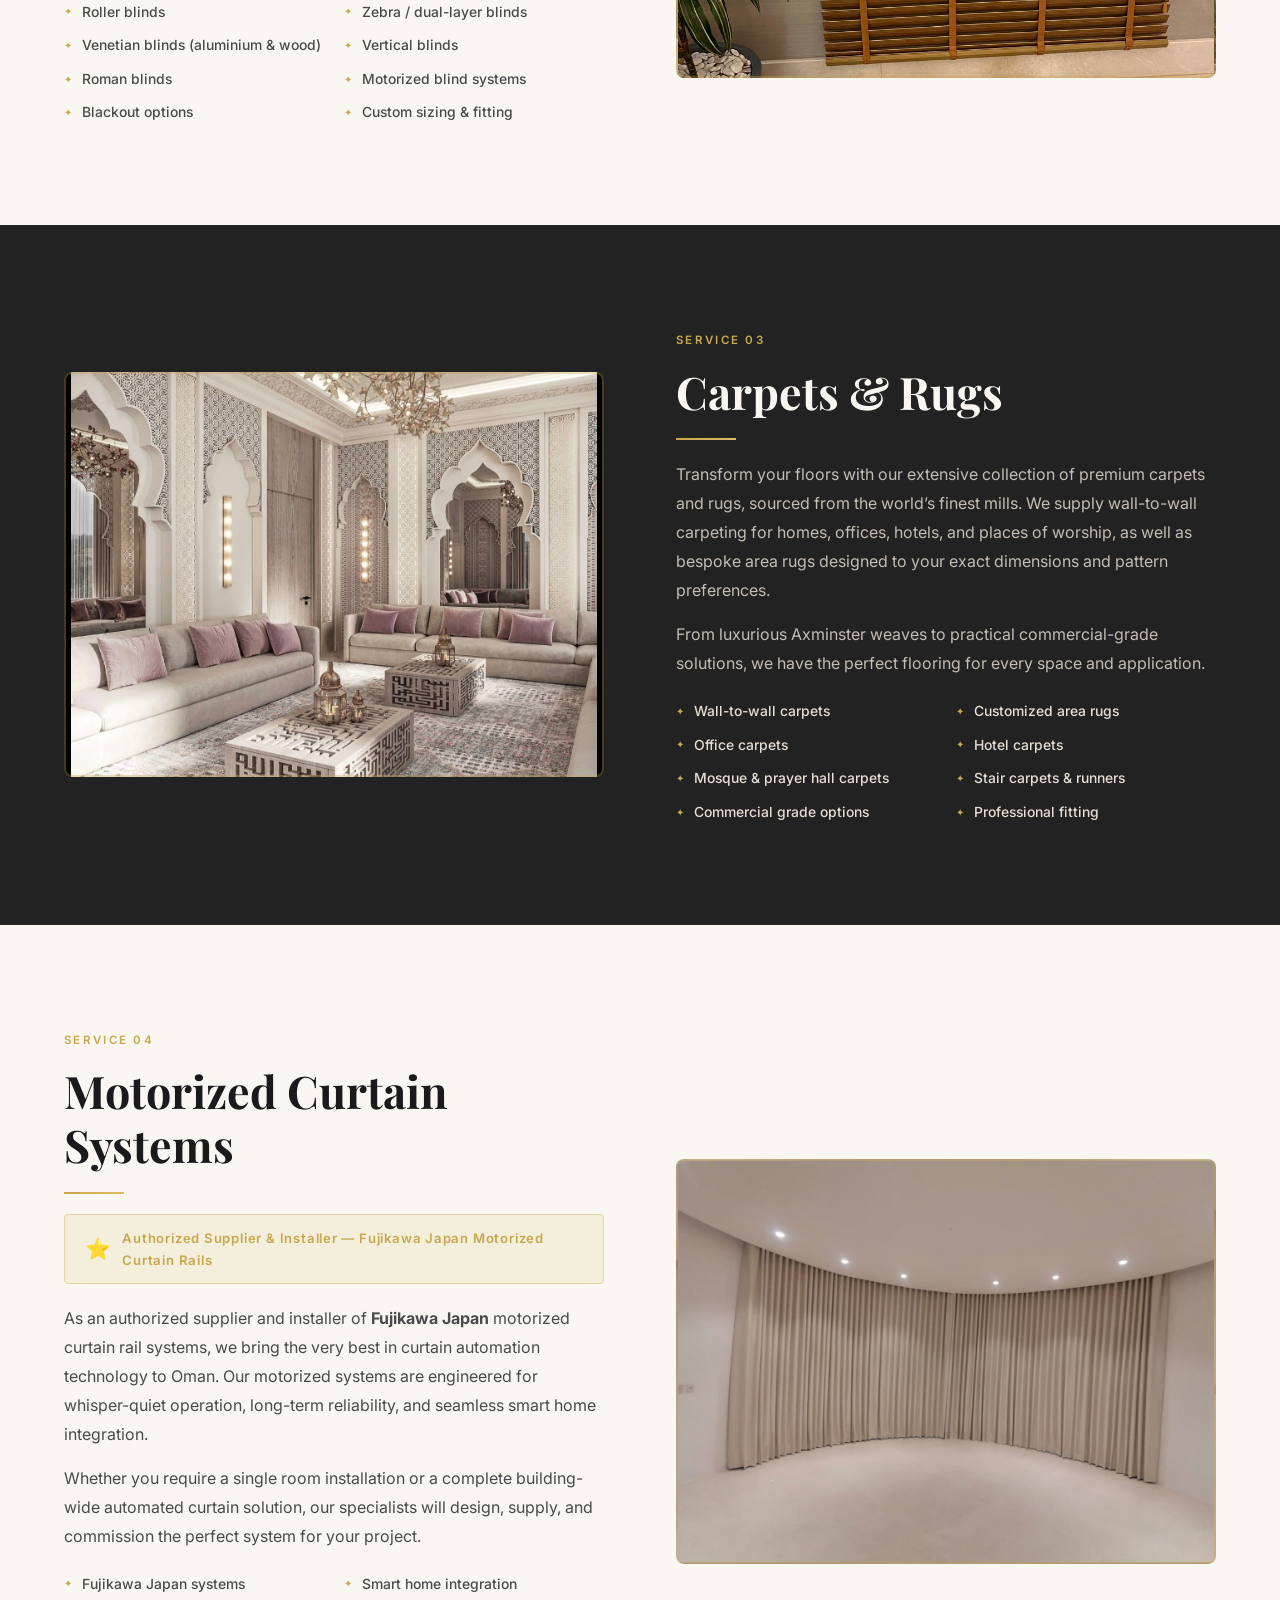
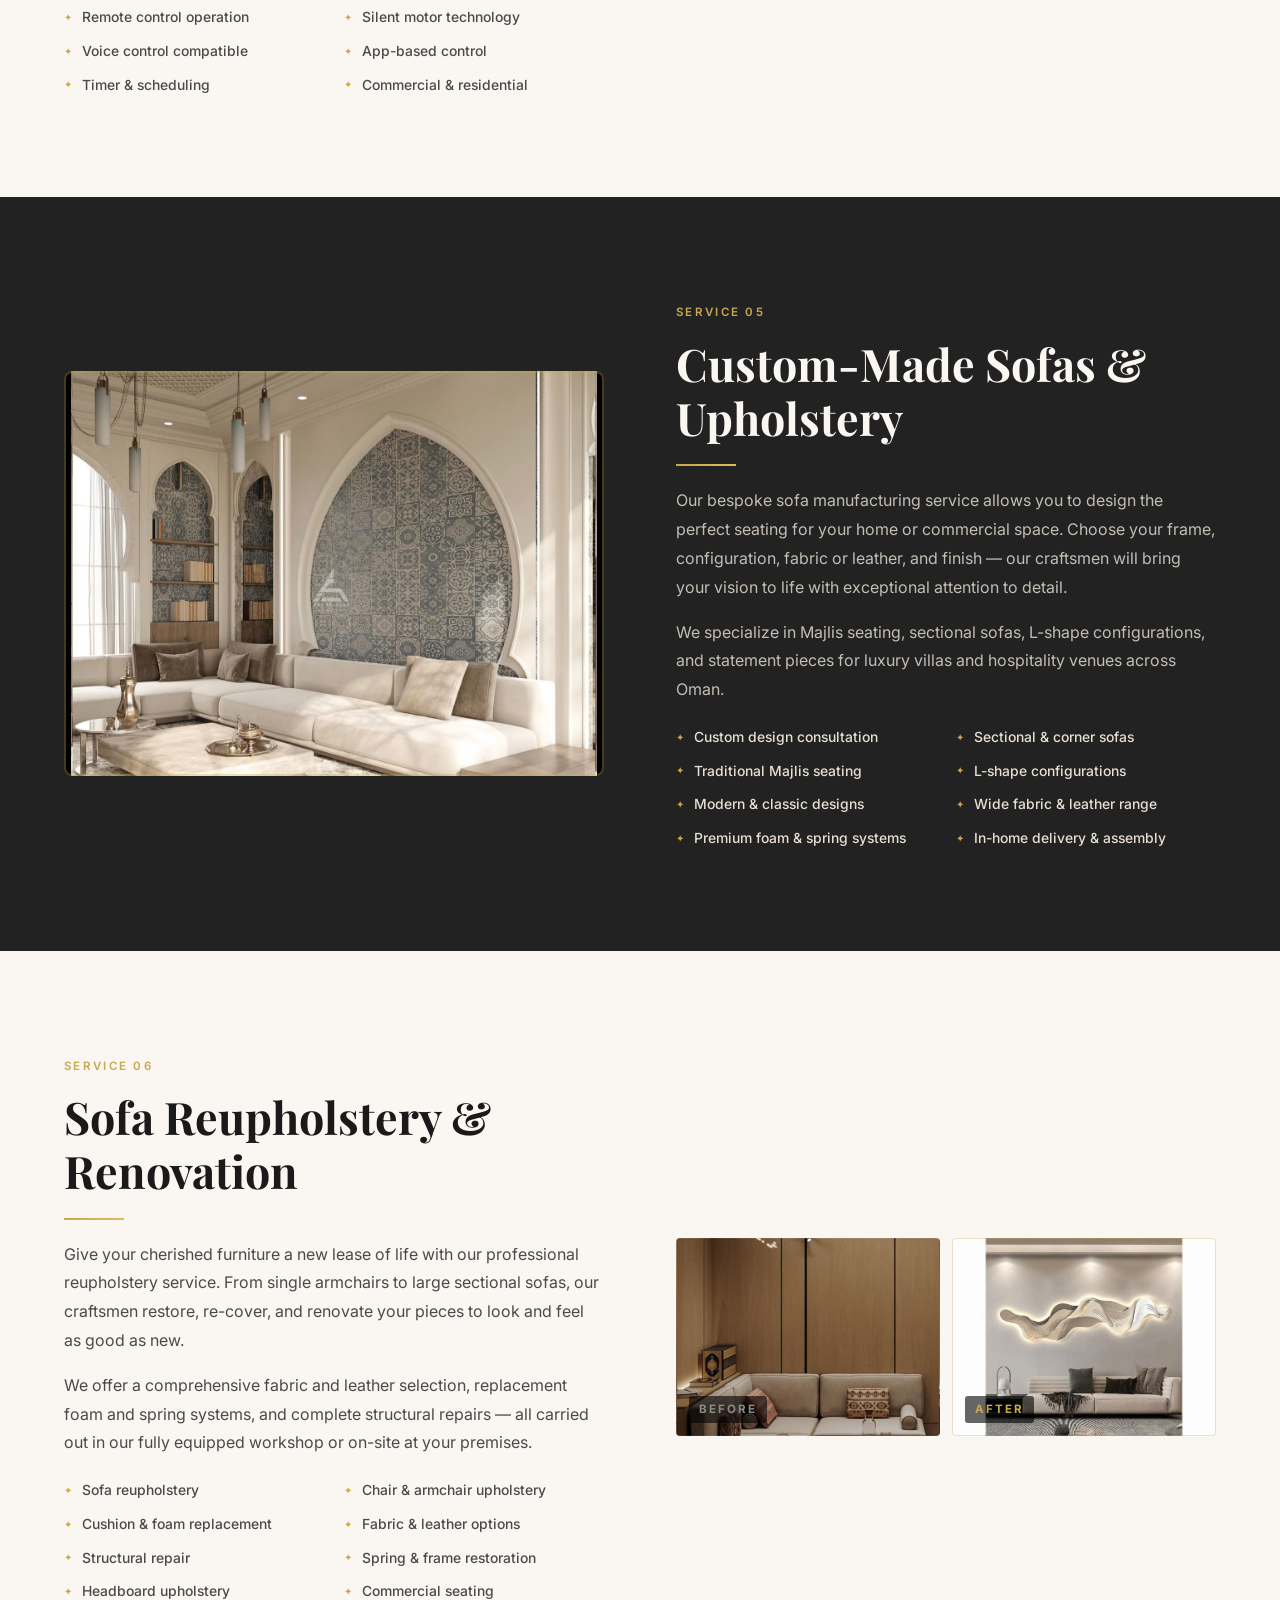
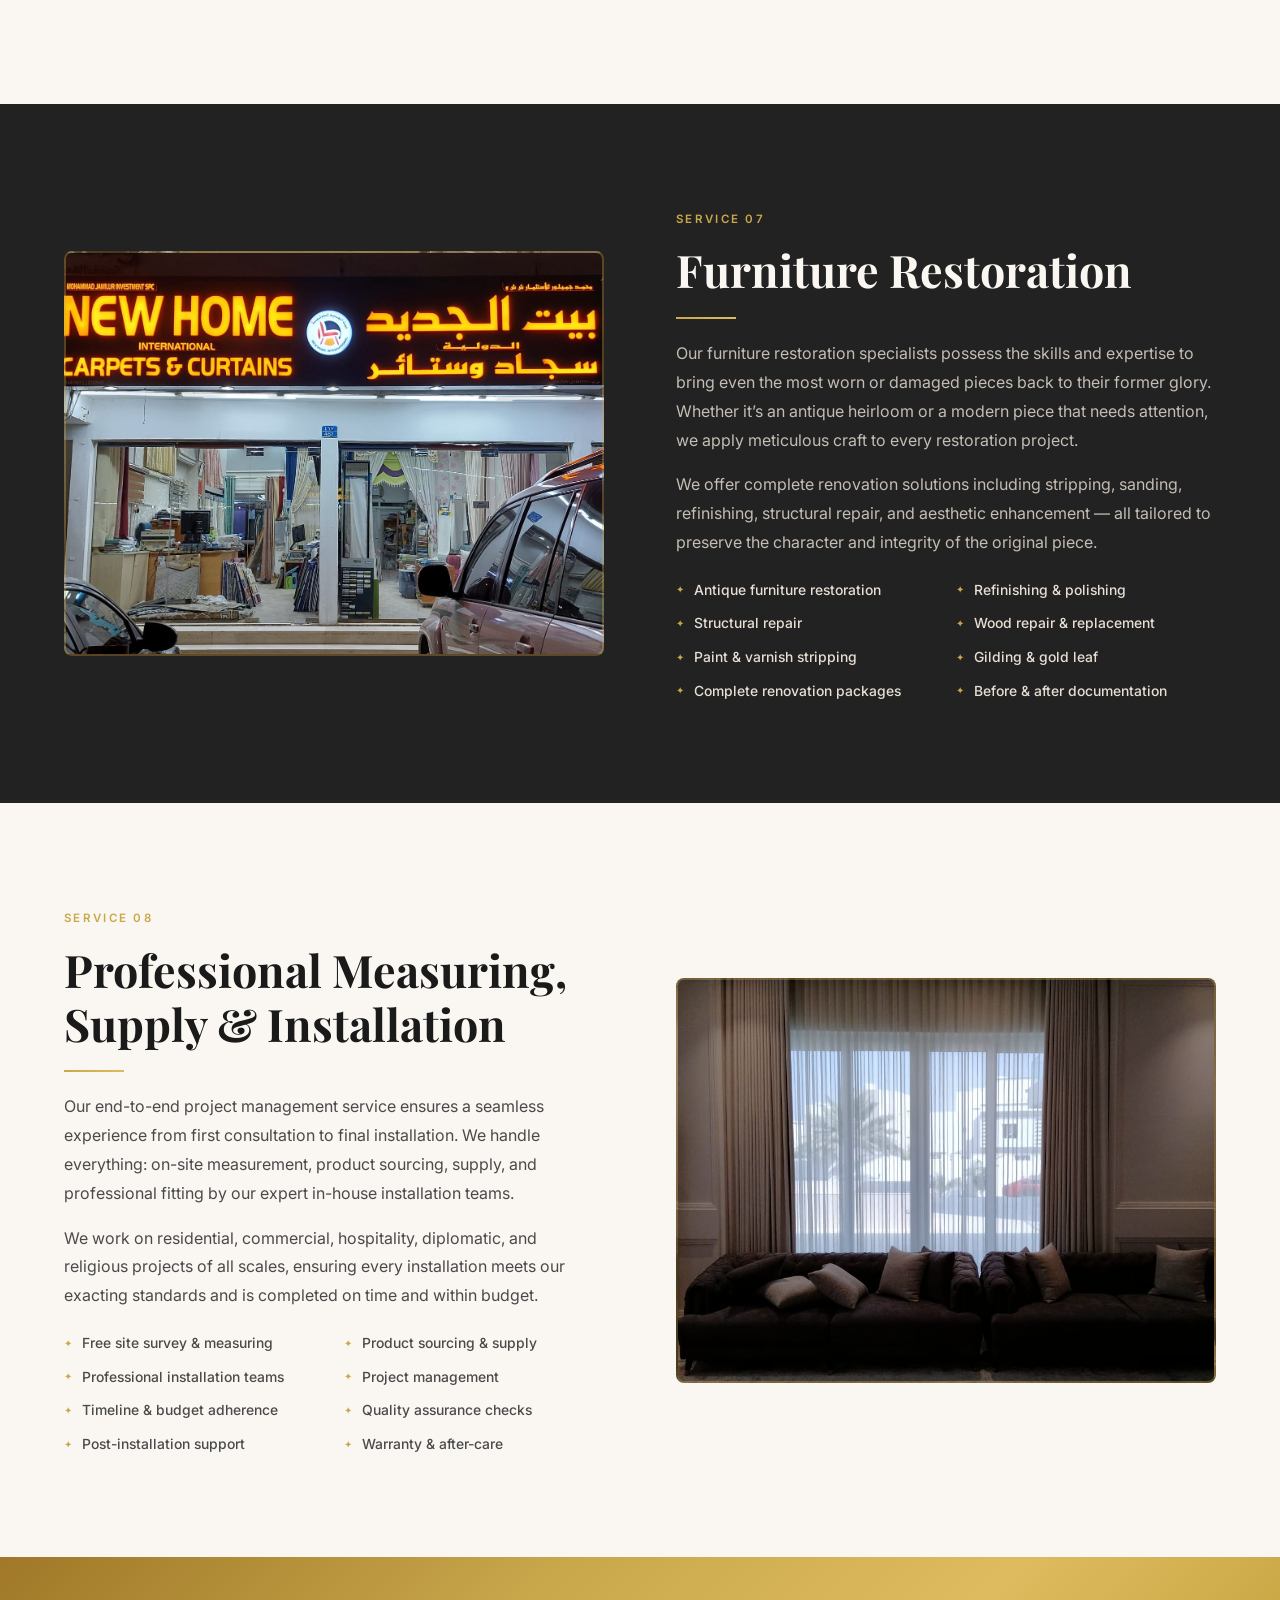
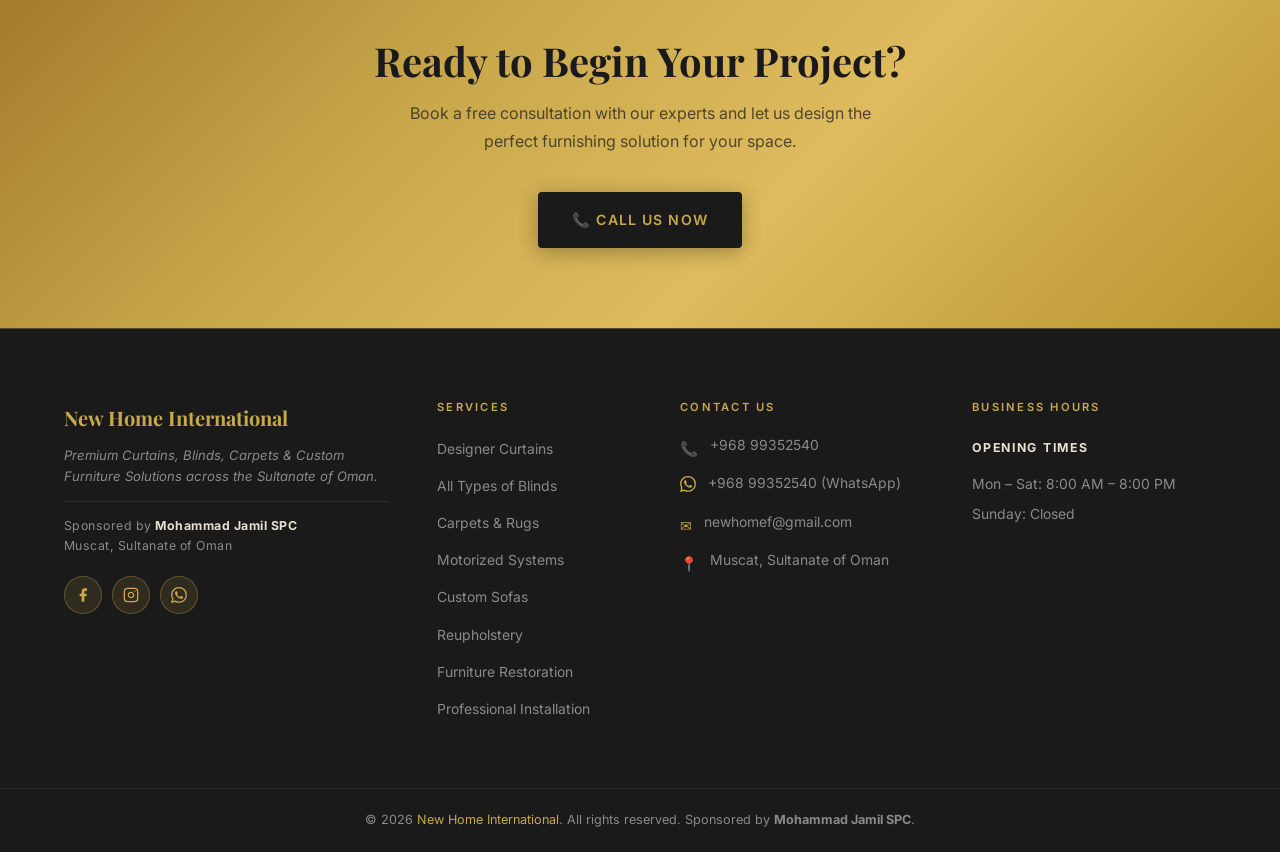
<file: services.html>
<!DOCTYPE html>
<html lang="en">
<head>
  <meta charset="UTF-8" />
  <meta name="viewport" content="width=device-width, initial-scale=1.0" />
  <meta name="theme-color" content="#1a1a1a" />
  <meta name="description" content="New Home International Services &ndash; Designer Curtains, Blinds, Carpets, Motorized Systems, Custom Sofas &amp; Reupholstery in Oman." />
  <title>Our Services &mdash; New Home International</title>
  <link rel="preconnect" href="https://fonts.googleapis.com" />
  <link rel="preconnect" href="https://fonts.gstatic.com" crossorigin />
  <link href="https://fonts.googleapis.com/css2?family=Playfair+Display:ital,wght@0,400;0,600;0,700;1,400&family=Inter:wght@300;400;500;600&display=swap" rel="stylesheet" />
  <link rel="stylesheet" href="styles.css" />
</head>
<body>

  <!-- ============================================================
       HEADER (solid on all inner pages)
       ============================================================ -->
  <header class="header-solid">
    <div class="header-inner">
      <a href="index.html" class="logo">
        New Home International
        <span>Premium Furnishing &amp; Interior Solutions</span>
      </a>

      <button class="nav-toggle" aria-label="Toggle navigation" aria-expanded="false">
        <span></span>
        <span></span>
        <span></span>
      </button>

      <nav>
        <a href="services.html">Services</a>
        <a href="gallery.html">Gallery</a>
        <a href="about.html">About Us</a>
        <a href="contact.html">Contact Us</a>
      </nav>
    </div>
  </header>

  <main>

    <!-- ============================================================
         PAGE HERO
         ============================================================ -->
    <section class="page-hero">
      <span class="section-tag">What We Offer</span>
      <h1>Our Services</h1>
      <p>Comprehensive luxury furnishing solutions for residential, commercial, and hospitality spaces across Oman &mdash; crafted with precision, delivered with care.</p>
    </section>

    <!-- ============================================================
         SERVICE 1: DESIGNER CURTAINS (dark)
         ============================================================ -->
    <section class="service-detail-section dark">
      <div class="container">
        <div class="service-detail-grid">
          <!-- Replace with real photography -->
          <div class="service-detail-image reveal">
            <div class="service-img-placeholder" style="background-image: url('Images/WhatsApp%20Image%202026-06-25%20at%201.23.50%20PM.jpeg'); background-size: cover; background-position: center;"></div>
          </div>
          <div class="service-detail-content reveal">
            <span class="section-tag">Service 01</span>
            <h2 class="section-title">Latest Designer Curtains</h2>
            <hr class="gold-line" />
            <p>Elevate every room with our premium range of designer curtains, expertly sourced and crafted to the highest standards. We offer an extraordinary selection of fabrics, patterns, and styles &mdash; from delicate sheer drapes to full blackout solutions and rich classical fabrics.</p>
            <p>Each curtain is custom-made to your precise measurements and installed with perfection by our skilled team, ensuring a flawless finish that complements your interior vision.</p>
            <ul class="feature-list">
              <li>Luxury sheer curtains</li>
              <li>Blackout curtains</li>
              <li>Custom-made designs</li>
              <li>Modern &amp; classic styles</li>
              <li>Wide fabric selection</li>
              <li>Eyelet, pinch pleat, wave</li>
              <li>Double &amp; triple layer</li>
              <li>Premium lining options</li>
            </ul>
          </div>
        </div>
      </div>
    </section>

    <!-- ============================================================
         SERVICE 2: ALL TYPES OF BLINDS (light)
         ============================================================ -->
    <section class="service-detail-section light reverse">
      <div class="container">
        <div class="service-detail-grid">
          <div class="service-detail-image reveal">
            <!-- Replace with real photography -->
            <div class="service-img-placeholder" style="background-image: url('Images/WhatsApp%20Image%202026-06-25%20at%201.23.52%20PM.jpeg'); background-size: cover; background-position: center;"></div>
          </div>
          <div class="service-detail-content reveal">
            <span class="section-tag">Service 02</span>
            <h2 class="section-title">All Types of Blinds</h2>
            <hr class="gold-line" />
            <p>From sleek roller blinds to elegant Roman and precision-engineered Venetian blinds, our comprehensive blinds range delivers light control, privacy, and style for any space. We supply, custom-cut, and professionally install every type of blind.</p>
            <p>Our motorized blind systems integrate seamlessly with smart home platforms, offering effortless control at the touch of a button or via voice command.</p>
            <ul class="feature-list">
              <li>Roller blinds</li>
              <li>Zebra / dual-layer blinds</li>
              <li>Venetian blinds (aluminium &amp; wood)</li>
              <li>Vertical blinds</li>
              <li>Roman blinds</li>
              <li>Motorized blind systems</li>
              <li>Blackout options</li>
              <li>Custom sizing &amp; fitting</li>
            </ul>
          </div>
        </div>
      </div>
    </section>

    <!-- ============================================================
         SERVICE 3: CARPETS & RUGS (dark)
         ============================================================ -->
    <section class="service-detail-section dark">
      <div class="container">
        <div class="service-detail-grid">
          <!-- Replace with real photography -->
          <div class="service-detail-image reveal">
            <div class="service-img-placeholder" style="background-image: url('Images/WhatsApp%20Image%202026-06-25%20at%201.23.52%20PM%20%284%29.jpeg'); background-size: cover; background-position: center;"></div>
          </div>
          <div class="service-detail-content reveal">
            <span class="section-tag">Service 03</span>
            <h2 class="section-title">Carpets &amp; Rugs</h2>
            <hr class="gold-line" />
            <p>Transform your floors with our extensive collection of premium carpets and rugs, sourced from the world&rsquo;s finest mills. We supply wall-to-wall carpeting for homes, offices, hotels, and places of worship, as well as bespoke area rugs designed to your exact dimensions and pattern preferences.</p>
            <p>From luxurious Axminster weaves to practical commercial-grade solutions, we have the perfect flooring for every space and application.</p>
            <ul class="feature-list">
              <li>Wall-to-wall carpets</li>
              <li>Customized area rugs</li>
              <li>Office carpets</li>
              <li>Hotel carpets</li>
              <li>Mosque &amp; prayer hall carpets</li>
              <li>Stair carpets &amp; runners</li>
              <li>Commercial grade options</li>
              <li>Professional fitting</li>
            </ul>
          </div>
        </div>
      </div>
    </section>

    <!-- ============================================================
         SERVICE 4: MOTORIZED SYSTEMS (light) — HIGHLIGHTED
         ============================================================ -->
    <section class="service-detail-section light reverse">
      <div class="container">
        <div class="service-detail-grid">
          <div class="service-detail-image reveal">
            <!-- Replace with real photography -->
            <div class="service-img-placeholder" style="background-image: url('Images/WhatsApp%20Image%202026-06-25%20at%201.23.50%20PM%20%282%29.jpeg'); background-size: cover; background-position: center;"></div>
          </div>
          <div class="service-detail-content reveal">
            <span class="section-tag">Service 04</span>
            <h2 class="section-title">Motorized Curtain Systems</h2>
            <hr class="gold-line" />

            <!-- Authorized supplier badge -->
            <div class="authorized-badge">
              <span class="badge-icon">&#11088;</span>
              <span>Authorized Supplier &amp; Installer &mdash; Fujikawa Japan Motorized Curtain Rails</span>
            </div>

            <p>As an authorized supplier and installer of <strong>Fujikawa Japan</strong> motorized curtain rail systems, we bring the very best in curtain automation technology to Oman. Our motorized systems are engineered for whisper-quiet operation, long-term reliability, and seamless smart home integration.</p>
            <p>Whether you require a single room installation or a complete building-wide automated curtain solution, our specialists will design, supply, and commission the perfect system for your project.</p>
            <ul class="feature-list">
              <li>Fujikawa Japan systems</li>
              <li>Smart home integration</li>
              <li>Remote control operation</li>
              <li>Silent motor technology</li>
              <li>Voice control compatible</li>
              <li>App-based control</li>
              <li>Timer &amp; scheduling</li>
              <li>Commercial &amp; residential</li>
            </ul>
          </div>
        </div>
      </div>
    </section>

    <!-- ============================================================
         SERVICE 5: CUSTOM SOFAS & UPHOLSTERY (dark)
         ============================================================ -->
    <section class="service-detail-section dark">
      <div class="container">
        <div class="service-detail-grid">
          <!-- Replace with real photography -->
          <div class="service-detail-image reveal">
            <div class="service-img-placeholder" style="background-image: url('Images/WhatsApp%20Image%202026-06-25%20at%201.23.52%20PM%20%283%29.jpeg'); background-size: cover; background-position: center;"></div>
          </div>
          <div class="service-detail-content reveal">
            <span class="section-tag">Service 05</span>
            <h2 class="section-title">Custom-Made Sofas &amp; Upholstery</h2>
            <hr class="gold-line" />
            <p>Our bespoke sofa manufacturing service allows you to design the perfect seating for your home or commercial space. Choose your frame, configuration, fabric or leather, and finish &mdash; our craftsmen will bring your vision to life with exceptional attention to detail.</p>
            <p>We specialize in Majlis seating, sectional sofas, L-shape configurations, and statement pieces for luxury villas and hospitality venues across Oman.</p>
            <ul class="feature-list">
              <li>Custom design consultation</li>
              <li>Sectional &amp; corner sofas</li>
              <li>Traditional Majlis seating</li>
              <li>L-shape configurations</li>
              <li>Modern &amp; classic designs</li>
              <li>Wide fabric &amp; leather range</li>
              <li>Premium foam &amp; spring systems</li>
              <li>In-home delivery &amp; assembly</li>
            </ul>
          </div>
        </div>
      </div>
    </section>

    <!-- ============================================================
         SERVICE 6: REUPHOLSTERY (light)
         ============================================================ -->
    <section class="service-detail-section light reverse">
      <div class="container">
        <div class="service-detail-grid">
          <div class="service-detail-image reveal">
            <!-- Before / After showcase -->
            <div class="before-after">
              <div class="ba-box ba-before" style="background-image: url('Images/WhatsApp%20Image%202026-06-25%20at%201.23.52%20PM%20%281%29.jpeg'); background-size: cover; background-position: center;"><span class="ba-label">Before</span></div>
              <div class="ba-box ba-after" style="background-image: url('Images/WhatsApp%20Image%202026-06-25%20at%201.23.52%20PM%20%282%29.jpeg'); background-size: cover; background-position: center;"><span class="ba-label">After</span></div>
            </div>
          </div>
          <div class="service-detail-content reveal">
            <span class="section-tag">Service 06</span>
            <h2 class="section-title">Sofa Reupholstery &amp; Renovation</h2>
            <hr class="gold-line" />
            <p>Give your cherished furniture a new lease of life with our professional reupholstery service. From single armchairs to large sectional sofas, our craftsmen restore, re-cover, and renovate your pieces to look and feel as good as new.</p>
            <p>We offer a comprehensive fabric and leather selection, replacement foam and spring systems, and complete structural repairs &mdash; all carried out in our fully equipped workshop or on-site at your premises.</p>
            <ul class="feature-list">
              <li>Sofa reupholstery</li>
              <li>Chair &amp; armchair upholstery</li>
              <li>Cushion &amp; foam replacement</li>
              <li>Fabric &amp; leather options</li>
              <li>Structural repair</li>
              <li>Spring &amp; frame restoration</li>
              <li>Headboard upholstery</li>
              <li>Commercial seating</li>
            </ul>
          </div>
        </div>
      </div>
    </section>

    <!-- ============================================================
         SERVICE 7: FURNITURE RESTORATION (dark)
         ============================================================ -->
    <section class="service-detail-section dark">
      <div class="container">
        <div class="service-detail-grid">
          <!-- Replace with real photography -->
          <div class="service-detail-image reveal">
            <div class="service-img-placeholder" style="background-image: url('Images/2ab3384d-240e-499d-8cc2-dca5af7a8de9.JPG'); background-size: cover; background-position: center;"></div>
          </div>
          <div class="service-detail-content reveal">
            <span class="section-tag">Service 07</span>
            <h2 class="section-title">Furniture Restoration</h2>
            <hr class="gold-line" />
            <p>Our furniture restoration specialists possess the skills and expertise to bring even the most worn or damaged pieces back to their former glory. Whether it&rsquo;s an antique heirloom or a modern piece that needs attention, we apply meticulous craft to every restoration project.</p>
            <p>We offer complete renovation solutions including stripping, sanding, refinishing, structural repair, and aesthetic enhancement &mdash; all tailored to preserve the character and integrity of the original piece.</p>
            <ul class="feature-list">
              <li>Antique furniture restoration</li>
              <li>Refinishing &amp; polishing</li>
              <li>Structural repair</li>
              <li>Wood repair &amp; replacement</li>
              <li>Paint &amp; varnish stripping</li>
              <li>Gilding &amp; gold leaf</li>
              <li>Complete renovation packages</li>
              <li>Before &amp; after documentation</li>
            </ul>
          </div>
        </div>
      </div>
    </section>

    <!-- ============================================================
         SERVICE 8: PROFESSIONAL INSTALLATION (light)
         ============================================================ -->
    <section class="service-detail-section light reverse">
      <div class="container">
        <div class="service-detail-grid">
          <div class="service-detail-image reveal">
            <!-- Replace with real photography -->
            <div class="service-img-placeholder" style="background-image: url('Images/0037dd51-eb7c-4601-879d-a8ddceec9b0c.JPG'); background-size: cover; background-position: center;"></div>
          </div>
          <div class="service-detail-content reveal">
            <span class="section-tag">Service 08</span>
            <h2 class="section-title">Professional Measuring, Supply &amp; Installation</h2>
            <hr class="gold-line" />
            <p>Our end-to-end project management service ensures a seamless experience from first consultation to final installation. We handle everything: on-site measurement, product sourcing, supply, and professional fitting by our expert in-house installation teams.</p>
            <p>We work on residential, commercial, hospitality, diplomatic, and religious projects of all scales, ensuring every installation meets our exacting standards and is completed on time and within budget.</p>
            <ul class="feature-list">
              <li>Free site survey &amp; measuring</li>
              <li>Product sourcing &amp; supply</li>
              <li>Professional installation teams</li>
              <li>Project management</li>
              <li>Timeline &amp; budget adherence</li>
              <li>Quality assurance checks</li>
              <li>Post-installation support</li>
              <li>Warranty &amp; after-care</li>
            </ul>
          </div>
        </div>
      </div>
    </section>

    <!-- ============================================================
         CTA BANNER
         ============================================================ -->
    <section class="cta-banner">
      <div class="container reveal">
        <h2>Ready to Begin Your Project?</h2>
        <p>Book a free consultation with our experts and let us design the perfect furnishing solution for your space.</p>
        <div class="btn-group" style="justify-content:center;">
          <a href="tel:+96899352540" class="btn-dark">&#128222; Call Us Now</a>
        </div>
      </div>
    </section>

  </main>

  <!-- ============================================================
       FOOTER
       ============================================================ -->
  <footer>
    <div class="container">
      <div class="footer-grid">
        <div>
          <div class="footer-logo">New Home International</div>
          <p class="footer-tagline">Premium Curtains, Blinds, Carpets &amp; Custom Furniture Solutions across the Sultanate of Oman.</p>
          <div class="footer-sponsor">
            Sponsored by <strong>Mohammad Jamil SPC</strong><br />
            Muscat, Sultanate of Oman
          </div>
          <div class="footer-social">
            <a href="#" class="social-link" aria-label="Facebook">
              <svg width="16" height="16" viewBox="0 0 24 24" fill="currentColor"><path d="M18 2h-3a5 5 0 0 0-5 5v3H7v4h3v8h4v-8h3l1-4h-4V7a1 1 0 0 1 1-1h3z"/></svg>
            </a>
            <a href="#" class="social-link" aria-label="Instagram">
              <svg width="16" height="16" viewBox="0 0 24 24" fill="none" stroke="currentColor" stroke-width="2" stroke-linecap="round" stroke-linejoin="round"><rect x="2" y="2" width="20" height="20" rx="5" ry="5"/><path d="M16 11.37A4 4 0 1 1 12.63 8 4 4 0 0 1 16 11.37z"/><line x1="17.5" y1="6.5" x2="17.51" y2="6.5"/></svg>
            </a>
            <a href="https://wa.me/96899352540" class="social-link" aria-label="WhatsApp">
              <svg width="16" height="16" viewBox="0 0 24 24" fill="currentColor"><path d="M17.472 14.382c-.297-.149-1.758-.867-2.03-.967-.273-.099-.471-.148-.67.15-.197.297-.767.966-.94 1.164-.173.199-.347.223-.644.075-.297-.15-1.255-.463-2.39-1.475-.883-.788-1.48-1.761-1.653-2.059-.173-.297-.018-.458.13-.606.134-.133.298-.347.446-.52.149-.174.198-.298.298-.497.099-.198.05-.371-.025-.52-.075-.149-.669-1.612-.916-2.207-.242-.579-.487-.5-.669-.51-.173-.008-.371-.01-.57-.01-.198 0-.52.074-.792.372-.272.297-1.04 1.016-1.04 2.479 0 1.462 1.065 2.875 1.213 3.074.149.198 2.096 3.2 5.077 4.487.709.306 1.262.489 1.694.625.712.227 1.36.195 1.871.118.571-.085 1.758-.719 2.006-1.413.248-.694.248-1.289.173-1.413-.074-.124-.272-.198-.57-.347m-5.421 7.403h-.004a9.87 9.87 0 0 1-5.031-1.378l-.361-.214-3.741.982.998-3.648-.235-.374a9.86 9.86 0 0 1-1.51-5.26c.001-5.45 4.436-9.884 9.888-9.884 2.64 0 5.122 1.03 6.988 2.898a9.825 9.825 0 0 1 2.893 6.994c-.003 5.45-4.437 9.884-9.885 9.884m8.413-18.297A11.815 11.815 0 0 0 12.05 0C5.495 0 .16 5.335.157 11.892c0 2.096.547 4.142 1.588 5.945L.057 24l6.305-1.654a11.882 11.882 0 0 0 5.683 1.448h.005c6.554 0 11.89-5.335 11.893-11.893a11.821 11.821 0 0 0-3.48-8.413Z"/></svg>
            </a>
          </div>
        </div>
        <div>
          <h4 class="footer-heading">Services</h4>
          <ul class="footer-links">
            <li><a href="services.html">Designer Curtains</a></li>
            <li><a href="services.html">All Types of Blinds</a></li>
            <li><a href="services.html">Carpets &amp; Rugs</a></li>
            <li><a href="services.html">Motorized Systems</a></li>
            <li><a href="services.html">Custom Sofas</a></li>
            <li><a href="services.html">Reupholstery</a></li>
            <li><a href="services.html">Furniture Restoration</a></li>
            <li><a href="services.html">Professional Installation</a></li>
          </ul>
        </div>
        <div>
          <h4 class="footer-heading">Contact Us</h4>
          <div class="footer-contact-item">
            <span class="fc-icon">&#128222;</span>
            <a href="tel:+96899352540"><span>+968 99352540</span></a>
          </div>
          <div class="footer-contact-item">
            <span class="fc-icon"><svg xmlns="http://www.w3.org/2000/svg" width="16" height="16" viewBox="0 0 24 24" fill="currentColor"><path d="M17.472 14.382c-.297-.149-1.758-.867-2.03-.967-.273-.099-.471-.148-.67.15-.197.297-.767.966-.94 1.164-.173.199-.347.223-.644.075-.297-.15-1.255-.463-2.39-1.475-.883-.788-1.48-1.761-1.653-2.059-.173-.297-.018-.458.13-.606.134-.133.298-.347.446-.52.149-.174.198-.298.298-.497.099-.198.05-.371-.025-.52-.075-.149-.669-1.612-.916-2.207-.242-.579-.487-.5-.669-.51-.173-.008-.371-.01-.57-.01-.198 0-.52.074-.792.372-.272.297-1.04 1.016-1.04 2.479 0 1.462 1.065 2.875 1.213 3.074.149.198 2.096 3.2 5.077 4.487.709.306 1.262.489 1.694.625.712.227 1.36.195 1.871.118.571-.085 1.758-.719 2.006-1.413.248-.694.248-1.289.173-1.413-.074-.124-.272-.198-.57-.347m-5.421 7.403h-.004a9.87 9.87 0 0 1-5.031-1.378l-.361-.214-3.741.982.998-3.648-.235-.374a9.86 9.86 0 0 1-1.51-5.26c.001-5.45 4.436-9.884 9.888-9.884 2.64 0 5.122 1.03 6.988 2.898a9.825 9.825 0 0 1 2.893 6.994c-.003 5.45-4.437 9.884-9.885 9.884m8.413-18.297A11.815 11.815 0 0 0 12.05 0C5.495 0 .16 5.335.157 11.892c0 2.096.547 4.142 1.588 5.945L.057 24l6.305-1.654a11.882 11.882 0 0 0 5.683 1.448h.005c6.554 0 11.89-5.335 11.893-11.893a11.821 11.821 0 0 0-3.48-8.413Z"/></svg></span>
            <a href="https://wa.me/96899352540"><span>+968 99352540 (WhatsApp)</span></a>
          </div>
          <div class="footer-contact-item">
            <span class="fc-icon">&#9993;</span>
            <a href="mailto:newhomef@gmail.com"><span>newhomef@gmail.com</span></a>
          </div>
          <div class="footer-contact-item">
            <span class="fc-icon">&#128205;</span>
            <span>Muscat, Sultanate of Oman</span>
          </div>
        </div>
        <div>
          <h4 class="footer-heading">Business Hours</h4>
          <div class="footer-hours">
            <strong>Opening Times</strong>
            Mon &ndash; Sat: 8:00 AM &ndash; 8:00 PM<br />
            Sunday: Closed
          </div>
        </div>
      </div>
    </div>
    <div class="footer-bottom">
      <p>&copy; 2026 <a href="index.html">New Home International</a>. All rights reserved. Sponsored by <strong>Mohammad Jamil SPC</strong>.</p>
    </div>
  </footer>

  <script src="nav.js"></script>
  <script src="animations.js"></script>
</body>
</html>
</file>
<file: styles.css>
/* ============================================================
   NEW HOME INTERNATIONAL — LUXURY DESIGN SYSTEM
   styles.css
   ============================================================ */

/* ============================================================
   1. GOOGLE FONTS IMPORT
   ============================================================ */
@import url('https://fonts.googleapis.com/css2?family=Playfair+Display:ital,wght@0,400;0,600;0,700;1,400&family=Inter:wght@300;400;500;600&display=swap');

/* ============================================================
   2. CSS CUSTOM PROPERTIES (DESIGN TOKENS)
   ============================================================ */
:root {
  /* Core Palette */
  --black:        #0d0d0d;
  --charcoal:     #1a1a1a;
  --charcoal-2:   #222222;
  --gold:         #c9a84c;
  --gold-bright:  #debb5e;
  --gold-muted:   rgba(201, 168, 76, 0.12);
  --gold-border:  rgba(201, 168, 76, 0.35);
  --ivory:        #faf7f2;
  --beige:        #f0e8dc;
  --beige-dark:   #ddd0bc;
  --white:        #ffffff;

  /* Typography Colors */
  --text-on-dark: #e8dfd4;
  --text-muted:   #8a8a8a;
  --text-dark:    #1a1a1a;
  --text-body:    #4a4a4a;

  /* Spacing */
  --section-pad:    100px;
  --section-pad-sm: 60px;

  /* Transitions */
  --transition:      0.3s ease;
  --transition-slow: 0.6s ease;

  /* Border Radius */
  --radius-sm: 4px;
  --radius-md: 8px;
  --radius-lg: 16px;
}

/* ============================================================
   3. RESET & BASE
   ============================================================ */
*, *::before, *::after {
  box-sizing: border-box;
  margin: 0;
  padding: 0;
}

html {
  scroll-behavior: smooth;
  font-size: 16px;
}

body {
  font-family: 'Inter', sans-serif;
  font-weight: 400;
  color: var(--text-body);
  background-color: var(--charcoal);
  line-height: 1.7;
  overflow-x: hidden;
  -webkit-font-smoothing: antialiased;
  -moz-osx-font-smoothing: grayscale;
}

img {
  max-width: 100%;
  display: block;
}

a {
  text-decoration: none;
  color: inherit;
  transition: color var(--transition);
}

ul, ol {
  list-style: none;
}

button {
  cursor: pointer;
  border: none;
  background: none;
  font-family: inherit;
}

input, textarea, select {
  font-family: inherit;
}

/* ============================================================
   4. TYPOGRAPHY
   ============================================================ */
h1, h2, h3, h4, h5, h6 {
  font-family: 'Playfair Display', serif;
  line-height: 1.2;
  font-weight: 700;
}

h1 { font-size: clamp(2.2rem, 5vw, 3.8rem); }
h2 { font-size: clamp(1.8rem, 3.5vw, 2.8rem); }
h3 { font-size: clamp(1.3rem, 2.5vw, 1.7rem); }
h4 { font-size: 1.2rem; }

p {
  line-height: 1.8;
  margin-bottom: 1rem;
}

p:last-child { margin-bottom: 0; }

/* ============================================================
   5. UTILITY CLASSES
   ============================================================ */

/* Container */
.container {
  width: 100%;
  max-width: 1200px;
  margin: 0 auto;
  padding: 0 24px;
}

/* Section Tag (overline label) */
.section-tag {
  display: inline-block;
  font-family: 'Inter', sans-serif;
  font-size: 0.72rem;
  font-weight: 600;
  letter-spacing: 0.2em;
  text-transform: uppercase;
  color: var(--gold);
  margin-bottom: 14px;
}

/* Section Title */
.section-title {
  font-family: 'Playfair Display', serif;
  font-weight: 700;
  margin-bottom: 16px;
}

/* Gold Line Divider */
.gold-line {
  width: 60px;
  height: 2px;
  background: linear-gradient(90deg, var(--gold), var(--gold-bright));
  margin: 20px 0;
  border: none;
  display: block;
}

.gold-line.centered {
  margin: 20px auto;
}

/* Text helpers */
.text-gold   { color: var(--gold); }
.text-ivory  { color: var(--ivory); }
.text-muted  { color: var(--text-muted); }
.text-center { text-align: center; }
.text-light  { color: var(--text-on-dark); }

/* ============================================================
   6. BUTTONS
   ============================================================ */
.btn {
  display: inline-flex;
  align-items: center;
  gap: 8px;
  padding: 14px 32px;
  font-family: 'Inter', sans-serif;
  font-size: 0.88rem;
  font-weight: 600;
  letter-spacing: 0.08em;
  text-transform: uppercase;
  border-radius: var(--radius-sm);
  transition: all var(--transition);
  white-space: nowrap;
  cursor: pointer;
  border: 2px solid transparent;
}

/* Solid gold button */
.btn-gold {
  background: linear-gradient(135deg, var(--gold), var(--gold-bright));
  color: var(--charcoal);
  box-shadow: 0 4px 20px rgba(201, 168, 76, 0.3);
}

.btn-gold:hover {
  background: linear-gradient(135deg, var(--gold-bright), var(--gold));
  box-shadow: 0 6px 30px rgba(201, 168, 76, 0.5);
  transform: translateY(-2px);
  color: var(--charcoal);
}

/* Outline gold button */
.btn-outline {
  background: transparent;
  color: var(--gold);
  border: 2px solid var(--gold-border);
}

.btn-outline:hover {
  background: var(--gold);
  color: var(--charcoal);
  border-color: var(--gold);
  transform: translateY(-2px);
  box-shadow: 0 6px 30px rgba(201, 168, 76, 0.4);
}

/* Button group */
.btn-group {
  display: flex;
  gap: 16px;
  flex-wrap: wrap;
  align-items: center;
}

/* ============================================================
   7. HEADER & NAVIGATION
   ============================================================ */
header {
  position: fixed;
  top: 0;
  left: 0;
  right: 0;
  z-index: 1000;
  background: transparent;
  transition: background var(--transition), box-shadow var(--transition), padding var(--transition);
}

header.scrolled,
header.header-solid {
  background: var(--charcoal);
  box-shadow: 0 2px 30px rgba(0, 0, 0, 0.5);
}

.header-inner {
  display: flex;
  align-items: center;
  justify-content: space-between;
  padding: 20px 24px;
  max-width: 1200px;
  margin: 0 auto;
  transition: padding var(--transition);
}

header.scrolled .header-inner,
header.header-solid .header-inner {
  padding: 14px 24px;
}

/* Logo */
.logo {
  font-family: 'Playfair Display', serif;
  font-weight: 700;
  font-size: 1.3rem;
  color: var(--gold);
  letter-spacing: 0.02em;
  line-height: 1.2;
  flex-shrink: 0;
}

.logo span {
  display: block;
  font-size: 0.62rem;
  font-family: 'Inter', sans-serif;
  font-weight: 400;
  letter-spacing: 0.18em;
  text-transform: uppercase;
  color: var(--text-on-dark);
  margin-top: 2px;
  opacity: 0.65;
}

/* Nav wrapper */
.nav-wrapper {
  display: flex;
  align-items: center;
  gap: 32px;
}

nav {
  display: flex;
  align-items: center;
  gap: 32px;
}

nav a {
  font-size: 0.82rem;
  font-weight: 500;
  letter-spacing: 0.07em;
  color: var(--text-on-dark);
  text-transform: uppercase;
  position: relative;
  padding-bottom: 4px;
}

nav a::after {
  content: '';
  position: absolute;
  bottom: 0;
  left: 0;
  width: 0;
  height: 1px;
  background: var(--gold);
  transition: width var(--transition);
}

nav a:hover::after,
nav a.active::after {
  width: 100%;
}

nav a:hover,
nav a.active {
  color: var(--gold);
}

/* Hamburger toggle */
.nav-toggle {
  display: none;
  flex-direction: column;
  gap: 5px;
  background: none;
  border: none;
  cursor: pointer;
  padding: 4px;
  z-index: 1100;
  position: relative;
}

.nav-toggle span {
  display: block;
  width: 26px;
  height: 2px;
  background: var(--gold);
  border-radius: 2px;
  transition: all var(--transition);
  pointer-events: none;
}

/* ============================================================
   8. HERO SECTION
   ============================================================ */
.hero {
  position: relative;
  min-height: 100vh;
  display: flex;
  align-items: center;
  justify-content: center;
  text-align: center;
  overflow: hidden;
  background: linear-gradient(160deg, #0a0a0a 0%, #1a1208 40%, #0f0f0f 100%);
}

/* Curtain-like gold side glow — left */
.hero::before {
  content: '';
  position: absolute;
  top: 0;
  left: 0;
  width: 28%;
  height: 100%;
  background: linear-gradient(90deg,
    rgba(201, 168, 76, 0.08) 0%,
    rgba(201, 168, 76, 0.04) 50%,
    transparent 100%);
  pointer-events: none;
  z-index: 1;
}

/* Curtain-like gold side glow — right */
.hero::after {
  content: '';
  position: absolute;
  top: 0;
  right: 0;
  width: 28%;
  height: 100%;
  background: linear-gradient(270deg,
    rgba(201, 168, 76, 0.08) 0%,
    rgba(201, 168, 76, 0.04) 50%,
    transparent 100%);
  pointer-events: none;
  z-index: 1;
}

/* Hero background video */
.hero-video {
  position: absolute;
  inset: 0;
  width: 100%;
  height: 100%;
  object-fit: cover;
  z-index: 0;
  opacity: 0.45;
}

.hero-content {
  position: relative;
  z-index: 2;
  max-width: 860px;
  padding: 120px 24px 80px;
}

.hero-overline {
  display: inline-block;
  font-size: 0.7rem;
  font-weight: 600;
  letter-spacing: 0.25em;
  text-transform: uppercase;
  color: var(--gold);
  border: 1px solid var(--gold-border);
  padding: 8px 22px;
  border-radius: 2px;
  margin-bottom: 30px;
}

.hero h1 {
  font-size: clamp(2.2rem, 5vw, 3.8rem);
  color: var(--ivory);
  margin-bottom: 24px;
  line-height: 1.15;
}

.hero h1 em {
  color: var(--gold);
  font-style: italic;
}

.hero-sub {
  font-size: 1.05rem;
  color: var(--text-on-dark);
  max-width: 640px;
  margin: 0 auto 44px;
  font-weight: 300;
  line-height: 1.8;
  opacity: 0.85;
}

/* Scroll indicator */
.scroll-indicator {
  position: absolute;
  bottom: 36px;
  left: 50%;
  transform: translateX(-50%);
  z-index: 2;
  display: flex;
  flex-direction: column;
  align-items: center;
  gap: 8px;
  color: var(--text-muted);
  font-size: 0.68rem;
  letter-spacing: 0.18em;
  text-transform: uppercase;
  animation: scrollBounce 2.2s ease-in-out infinite;
}

.scroll-indicator svg {
  width: 22px;
  height: 22px;
  stroke: var(--gold);
  fill: none;
  stroke-width: 1.5;
}

@keyframes scrollBounce {
  0%, 100% { transform: translateX(-50%) translateY(0); }
  50%       { transform: translateX(-50%) translateY(7px); }
}

/* Page hero (non-homepage inner pages) */
.page-hero {
  padding: 160px 24px 80px;
  background: linear-gradient(160deg, #0a0a0a 0%, #1a1208 50%, #0f0f0f 100%);
  text-align: center;
  position: relative;
  overflow: hidden;
}

.page-hero::before {
  content: '';
  position: absolute;
  inset: 0;
  background: radial-gradient(ellipse at center, rgba(201,168,76,0.06) 0%, transparent 70%);
  pointer-events: none;
}

.page-hero .section-tag  { color: var(--gold); }
.page-hero h1            { color: var(--ivory); margin-bottom: 16px; }
.page-hero p             { color: var(--text-on-dark); max-width: 600px; margin: 0 auto; opacity: 0.8; }

/* ============================================================
   9. TRUST BAR
   ============================================================ */
.trust-bar {
  background: var(--black);
  border-top: 1px solid var(--gold-border);
  border-bottom: 1px solid var(--gold-border);
  padding: 18px 0;
  overflow: hidden;
}

.trust-bar-inner {
  display: flex;
  align-items: center;
  overflow-x: auto;
  -webkit-overflow-scrolling: touch;
  scrollbar-width: none;
  padding: 0 24px;
  white-space: nowrap;
  max-width: 1200px;
  margin: 0 auto;
}

.trust-bar-inner::-webkit-scrollbar { display: none; }

.trust-label {
  font-size: 0.7rem;
  font-weight: 600;
  letter-spacing: 0.18em;
  text-transform: uppercase;
  color: var(--text-muted);
  margin-right: 28px;
  flex-shrink: 0;
}

.trust-item {
  display: inline-flex;
  align-items: center;
  gap: 8px;
  font-size: 0.8rem;
  font-weight: 500;
  color: var(--text-on-dark);
  letter-spacing: 0.06em;
  text-transform: uppercase;
  flex-shrink: 0;
  padding: 0 18px;
}

.trust-dot {
  display: inline-block;
  width: 4px;
  height: 4px;
  background: var(--gold);
  border-radius: 50%;
  flex-shrink: 0;
  opacity: 0.55;
}

/* ============================================================
   10. ABOUT SECTION
   ============================================================ */
.about-section {
  background: var(--ivory);
  padding: var(--section-pad) 0;
}

.about-grid {
  display: grid;
  grid-template-columns: 1fr 1fr;
  gap: 80px;
  align-items: center;
}

/* Decorative image placeholder */
.about-image-wrap {
  position: relative;
}

.about-image {
  width: 100%;
  aspect-ratio: 4 / 3.5;
  background: linear-gradient(135deg, #2a1f0f 0%, #1a1208 40%, #0f0c06 100%);
  border: 2px solid var(--gold-border);
  border-radius: var(--radius-md);
  position: relative;
  overflow: hidden;
  display: flex;
  align-items: center;
  justify-content: center;
}

.about-image::before {
  content: '';
  position: absolute;
  inset: 0;
  background: linear-gradient(135deg,
    rgba(201,168,76,0.06) 0%,
    transparent 50%,
    rgba(201,168,76,0.03) 100%);
}

.about-image img {
  position: absolute;
  inset: 0;
  width: 100%;
  height: 100%;
  object-fit: cover;
  border-radius: inherit;
}

.about-image-label {
  position: relative;
  z-index: 1;
  font-size: 0.72rem;
  letter-spacing: 0.18em;
  text-transform: uppercase;
  color: rgba(201,168,76,0.5);
}

/* Gold corner ornament */
.about-ornament {
  position: absolute;
  bottom: -14px;
  right: -14px;
  width: 72px;
  height: 72px;
  border-right: 2px solid var(--gold);
  border-bottom: 2px solid var(--gold);
  pointer-events: none;
}

.about-content .section-title { color: var(--text-dark); margin-bottom: 20px; }
.about-content p               { color: var(--text-body); margin-bottom: 18px; }

/* Stats row */
.stats-row {
  display: grid;
  grid-template-columns: repeat(4, 1fr);
  gap: 24px;
  margin-top: 40px;
  padding-top: 32px;
  border-top: 1px solid var(--beige-dark);
}

.stat-item { text-align: center; }

.stat-number {
  font-family: 'Playfair Display', serif;
  font-size: 2rem;
  font-weight: 700;
  color: var(--gold);
  line-height: 1;
  margin-bottom: 6px;
}

.stat-label {
  font-size: 0.72rem;
  font-weight: 500;
  letter-spacing: 0.1em;
  text-transform: uppercase;
  color: var(--text-muted);
}

/* ============================================================
   11. SERVICES OVERVIEW GRID
   ============================================================ */
.services-section {
  background: var(--charcoal-2);
  padding: var(--section-pad) 0;
}

.section-header {
  text-align: center;
  margin-bottom: 56px;
}

.section-header .section-title  { color: var(--ivory); }
.section-header p                { color: var(--text-on-dark); max-width: 560px; margin: 0 auto; opacity: 0.75; }
.section-header-light .section-title { color: var(--text-dark); }
.section-header-light p          { color: var(--text-body); }

.services-grid {
  display: grid;
  grid-template-columns: repeat(3, 1fr);
  gap: 26px;
}

.service-card {
  background: var(--charcoal);
  border: 1px solid var(--gold-border);
  border-top: 3px solid var(--gold);
  border-radius: var(--radius-md);
  padding: 34px 26px;
  transition: all var(--transition);
  position: relative;
  overflow: hidden;
}

.service-card::before {
  content: '';
  position: absolute;
  inset: 0;
  background: var(--gold-muted);
  opacity: 0;
  transition: opacity var(--transition);
}

.service-card:hover {
  transform: translateY(-6px);
  box-shadow: 0 12px 40px rgba(201, 168, 76, 0.18);
  border-color: var(--gold);
}

.service-card:hover::before { opacity: 1; }

.service-icon {
  width: 54px;
  height: 54px;
  background: var(--gold-muted);
  border: 1px solid var(--gold-border);
  border-radius: 50%;
  display: flex;
  align-items: center;
  justify-content: center;
  font-size: 1.45rem;
  margin-bottom: 18px;
  position: relative;
  z-index: 1;
}

.service-card h3 {
  color: var(--ivory);
  font-size: 1.1rem;
  margin-bottom: 10px;
  position: relative;
  z-index: 1;
}

.service-card p {
  color: var(--text-muted);
  font-size: 0.87rem;
  line-height: 1.7;
  margin: 0;
  position: relative;
  z-index: 1;
}

/* ============================================================
   12. WHY CHOOSE US
   ============================================================ */
.why-section {
  background: var(--beige);
  padding: var(--section-pad) 0;
}

.why-section .section-title { color: var(--text-dark); }

.why-grid {
  display: grid;
  grid-template-columns: repeat(5, 1fr);
  gap: 28px;
  margin-top: 52px;
}

.why-item { text-align: center; }

.why-icon {
  width: 58px;
  height: 58px;
  background: var(--gold);
  border-radius: 50%;
  display: flex;
  align-items: center;
  justify-content: center;
  font-size: 1.35rem;
  margin: 0 auto 14px;
  box-shadow: 0 4px 18px rgba(201,168,76,0.3);
  transition: transform var(--transition);
}

.why-item:hover .why-icon { transform: scale(1.08); }

.why-item h4 {
  font-family: 'Inter', sans-serif;
  font-size: 0.8rem;
  font-weight: 600;
  letter-spacing: 0.06em;
  text-transform: uppercase;
  color: var(--text-dark);
  line-height: 1.4;
}

/* ============================================================
   13. FEATURED PROJECTS
   ============================================================ */
.projects-section {
  background: var(--black);
  padding: var(--section-pad) 0;
}

.projects-section .section-title { color: var(--ivory); }

.projects-grid {
  display: grid;
  grid-template-columns: repeat(3, 1fr);
  gap: 20px;
  margin-top: 20px;
}

.project-card {
  position: relative;
  aspect-ratio: 4 / 3;
  border-radius: var(--radius-md);
  overflow: hidden;
  cursor: pointer;
  border: 1px solid rgba(255,255,255,0.06);
}

.project-bg {
  width: 100%;
  height: 100%;
  background-size: cover;
  background-position: center;
  transition: transform var(--transition-slow);
}

.project-card:hover .project-bg { transform: scale(1.06); }

.project-overlay {
  position: absolute;
  inset: 0;
  background: linear-gradient(180deg, transparent 25%, rgba(0,0,0,0.88) 100%);
  display: flex;
  flex-direction: column;
  justify-content: flex-end;
  padding: 22px;
  opacity: 0;
  transition: opacity var(--transition);
}

.project-card:hover .project-overlay { opacity: 1; }

.project-name {
  font-family: 'Playfair Display', serif;
  font-size: 1.02rem;
  color: var(--ivory);
  margin-bottom: 4px;
}

.project-cat {
  font-size: 0.7rem;
  font-weight: 600;
  letter-spacing: 0.15em;
  text-transform: uppercase;
  color: var(--gold);
}

/* Project real images — background-size/position set here so shorthand never resets them */
.proj-bg-1 { background-image: url("Images/0037dd51-eb7c-4601-879d-a8ddceec9b0c.JPG"); background-size: cover; background-position: center; }
.proj-bg-2 { background-image: url("Images/WhatsApp%20Image%202026-06-25%20at%201.23.50%20PM%20%281%29.jpeg"); background-size: cover; background-position: center; }
.proj-bg-3 { background-image: url("Images/2ab3384d-240e-499d-8cc2-dca5af7a8de9.JPG"); background-size: cover; background-position: center; }
.proj-bg-4 { background-image: url("Images/WhatsApp%20Image%202026-06-25%20at%201.23.52%20PM%20%284%29.jpeg"); background-size: cover; background-position: center; }
.proj-bg-5 { background-image: url("Images/WhatsApp%20Image%202026-06-25%20at%201.23.50%20PM%20%282%29.jpeg"); background-size: cover; background-position: center; }
.proj-bg-6 { background-image: url("Images/WhatsApp%20Image%202026-06-25%20at%201.23.52%20PM%20%281%29.jpeg"); background-size: cover; background-position: center; }

/* ============================================================
   14. MISSION SECTION
   ============================================================ */
.mission-section {
  background: var(--charcoal);
  padding: var(--section-pad) 0;
  text-align: center;
  position: relative;
  overflow: hidden;
}

.mission-section::before {
  content: '';
  position: absolute;
  inset: 0;
  background: radial-gradient(ellipse at center, rgba(201,168,76,0.05) 0%, transparent 65%);
  pointer-events: none;
}

.mission-inner {
  position: relative;
  z-index: 1;
  max-width: 820px;
  margin: 0 auto;
  padding: 0 24px;
}

.mission-label {
  display: block;
  font-size: 0.7rem;
  font-weight: 600;
  letter-spacing: 0.28em;
  text-transform: uppercase;
  color: var(--gold);
  margin-bottom: 32px;
}

.mission-ornament {
  display: flex;
  align-items: center;
  gap: 16px;
  margin-bottom: 32px;
  justify-content: center;
}

.mission-ornament::before,
.mission-ornament::after {
  content: '';
  flex: 1;
  max-width: 120px;
  height: 1px;
  background: linear-gradient(90deg, transparent, var(--gold-border), transparent);
}

.mission-ornament-diamond {
  width: 8px;
  height: 8px;
  background: var(--gold);
  transform: rotate(45deg);
  flex-shrink: 0;
}

.mission-quote {
  font-family: 'Playfair Display', serif;
  font-style: italic;
  font-size: clamp(1.05rem, 2.5vw, 1.45rem);
  color: var(--text-on-dark);
  line-height: 1.75;
}

/* ============================================================
   15. TESTIMONIALS
   ============================================================ */
.testimonials-section {
  background: var(--ivory);
  padding: var(--section-pad) 0;
}

.testimonials-section .section-title { color: var(--text-dark); }

.testimonials-grid {
  display: grid;
  grid-template-columns: repeat(3, 1fr);
  gap: 26px;
  margin-top: 52px;
}

.testimonial-card {
  background: var(--white);
  border: 1px solid var(--beige-dark);
  border-radius: var(--radius-md);
  padding: 34px 26px;
  position: relative;
  box-shadow: 0 4px 24px rgba(0,0,0,0.06);
  transition: transform var(--transition), box-shadow var(--transition);
}

.testimonial-card:hover {
  transform: translateY(-4px);
  box-shadow: 0 12px 40px rgba(0,0,0,0.1);
}

.testimonial-stars {
  color: var(--gold);
  font-size: 1.05rem;
  letter-spacing: 3px;
  margin-bottom: 16px;
}

.testimonial-quote {
  font-style: italic;
  font-size: 0.93rem;
  color: var(--text-body);
  line-height: 1.8;
  margin-bottom: 24px;
  position: relative;
  padding-top: 20px;
}

.testimonial-quote::before {
  content: '\201C';
  font-family: 'Playfair Display', serif;
  font-size: 4rem;
  color: var(--gold);
  opacity: 0.25;
  position: absolute;
  top: -10px;
  left: -6px;
  line-height: 1;
}

.testimonial-author strong {
  display: block;
  font-size: 0.88rem;
  font-weight: 600;
  color: var(--text-dark);
  margin-bottom: 2px;
}

.testimonial-author span {
  font-size: 0.76rem;
  color: var(--text-muted);
  text-transform: uppercase;
  letter-spacing: 0.08em;
}

/* ============================================================
   16. CTA BANNER
   ============================================================ */
.cta-banner {
  background: linear-gradient(135deg, #a07828 0%, var(--gold) 35%, var(--gold-bright) 62%, #b8952e 100%);
  padding: 80px 0;
  text-align: center;
}

.cta-banner h2 {
  color: var(--charcoal);
  font-size: clamp(1.7rem, 3.5vw, 2.5rem);
  margin-bottom: 14px;
}

.cta-banner p {
  color: rgba(26, 26, 26, 0.72);
  font-size: 1rem;
  margin-bottom: 36px;
  max-width: 500px;
  margin-left: auto;
  margin-right: auto;
}

.cta-banner .btn-dark {
  display: inline-flex;
  align-items: center;
  gap: 8px;
  padding: 14px 32px;
  font-family: 'Inter', sans-serif;
  font-size: 0.88rem;
  font-weight: 600;
  letter-spacing: 0.08em;
  text-transform: uppercase;
  border-radius: var(--radius-sm);
  transition: all var(--transition);
  background: var(--charcoal);
  color: var(--gold);
  border: 2px solid var(--charcoal);
  box-shadow: 0 4px 20px rgba(0,0,0,0.3);
}

.cta-banner .btn-dark:hover {
  background: var(--black);
  box-shadow: 0 6px 30px rgba(0,0,0,0.45);
  transform: translateY(-2px);
}

.cta-banner .btn-outline-dark {
  display: inline-flex;
  align-items: center;
  gap: 8px;
  padding: 14px 32px;
  font-family: 'Inter', sans-serif;
  font-size: 0.88rem;
  font-weight: 600;
  letter-spacing: 0.08em;
  text-transform: uppercase;
  border-radius: var(--radius-sm);
  transition: all var(--transition);
  background: transparent;
  color: var(--charcoal);
  border: 2px solid rgba(26,26,26,0.4);
}

.cta-banner .btn-outline-dark:hover {
  background: var(--charcoal);
  color: var(--gold);
  border-color: var(--charcoal);
  transform: translateY(-2px);
}

/* ============================================================
   17. QR SECTION
   ============================================================ */
.qr-section {
  background: var(--black);
  padding: 70px 0;
  text-align: center;
  border-top: 1px solid var(--gold-border);
  border-bottom: 1px solid var(--gold-border);
}

.qr-section .section-tag { display: block; margin-bottom: 10px; }

.qr-section h3 {
  color: var(--ivory);
  margin-bottom: 8px;
}

.qr-section p {
  color: var(--text-muted);
  font-size: 0.87rem;
  margin-bottom: 28px;
}

.qr-code-wrap {
  display: inline-block;
  padding: 16px;
  background: var(--charcoal);
  border: 1px solid var(--gold-border);
  border-radius: var(--radius-md);
  box-shadow: 0 8px 32px rgba(0,0,0,0.4);
}

.qr-code-wrap img {
  display: block;
  width: 160px;
  height: 160px;
}

/* ============================================================
   18. FOOTER
   ============================================================ */
footer {
  background: var(--charcoal);
  border-top: 1px solid var(--gold-border);
  padding: 72px 0 0;
}

.footer-grid {
  display: grid;
  grid-template-columns: 2fr 1.2fr 1.5fr 1.5fr;
  gap: 48px;
}

.footer-logo {
  font-family: 'Playfair Display', serif;
  font-size: 1.25rem;
  font-weight: 700;
  color: var(--gold);
  margin-bottom: 10px;
}

.footer-tagline {
  font-size: 0.82rem;
  color: var(--text-muted);
  font-style: italic;
  margin-bottom: 14px;
  line-height: 1.6;
}

.footer-sponsor {
  font-size: 0.77rem;
  color: var(--text-muted);
  letter-spacing: 0.04em;
  border-top: 1px solid rgba(255,255,255,0.08);
  padding-top: 14px;
  margin-top: 14px;
  line-height: 1.6;
}

.footer-sponsor strong { color: var(--text-on-dark); }

.footer-social {
  display: flex;
  gap: 10px;
  margin-top: 20px;
}

.social-link {
  width: 38px;
  height: 38px;
  background: var(--gold-muted);
  border: 1px solid var(--gold-border);
  border-radius: 50%;
  display: flex;
  align-items: center;
  justify-content: center;
  color: var(--gold);
  font-size: 0.85rem;
  transition: all var(--transition);
}

.social-link:hover {
  background: var(--gold);
  color: var(--charcoal);
  border-color: var(--gold);
  transform: translateY(-2px);
}

.footer-heading {
  font-family: 'Inter', sans-serif;
  font-size: 0.7rem;
  font-weight: 600;
  letter-spacing: 0.2em;
  text-transform: uppercase;
  color: var(--gold);
  margin-bottom: 20px;
}

.footer-links li { margin-bottom: 10px; }

.footer-links a {
  font-size: 0.87rem;
  color: var(--text-muted);
  transition: color var(--transition);
}

.footer-links a:hover { color: var(--gold); }

.footer-contact-item {
  display: flex;
  align-items: flex-start;
  gap: 12px;
  margin-bottom: 14px;
}

.footer-contact-item .fc-icon {
  color: var(--gold);
  font-size: 0.9rem;
  margin-top: 3px;
  flex-shrink: 0;
}

.footer-contact-item a,
.footer-contact-item span {
  font-size: 0.87rem;
  color: var(--text-muted);
  line-height: 1.5;
}

.footer-contact-item a:hover { color: var(--gold); }

.footer-hours {
  font-size: 0.87rem;
  color: var(--text-muted);
  line-height: 2.1;
}

.footer-hours strong {
  display: block;
  color: var(--text-on-dark);
  font-size: 0.77rem;
  letter-spacing: 0.14em;
  text-transform: uppercase;
  margin-bottom: 10px;
}

/* Footer bottom bar */
.footer-bottom {
  margin-top: 56px;
  padding: 20px 24px;
  border-top: 1px solid rgba(255,255,255,0.06);
  text-align: center;
  font-size: 0.79rem;
  color: var(--text-muted);
}

.footer-bottom a { color: var(--gold); }
.footer-bottom a:hover { color: var(--gold-bright); }


/* ============================================================
   20. GALLERY PAGE STYLES
   ============================================================ */
.gallery-section {
  background: var(--charcoal-2);
  padding: var(--section-pad) 0;
  min-height: 80vh;
}

/* Filter buttons */
.gallery-filters {
  display: flex;
  gap: 10px;
  flex-wrap: wrap;
  justify-content: center;
  margin-bottom: 48px;
}

.filter-btn {
  padding: 8px 22px;
  font-size: 0.78rem;
  font-weight: 500;
  letter-spacing: 0.09em;
  text-transform: uppercase;
  border-radius: 50px;
  border: 1px solid var(--gold-border);
  background: transparent;
  color: var(--text-on-dark);
  cursor: pointer;
  transition: all var(--transition);
}

.filter-btn:hover {
  border-color: var(--gold);
  color: var(--gold);
}

.filter-btn.active {
  background: var(--gold);
  color: var(--charcoal);
  border-color: var(--gold);
  font-weight: 600;
}

/* Gallery grid */
.gallery-grid {
  display: grid;
  grid-template-columns: repeat(3, 1fr);
  gap: 16px;
}

.gallery-item {
  position: relative;
  aspect-ratio: 4 / 3;
  border-radius: var(--radius-sm);
  overflow: hidden;
  cursor: pointer;
}

.gallery-img {
  width: 100%;
  height: 100%;
  background-size: cover;
  background-position: center;
  transition: transform var(--transition-slow);
}

.gallery-item:hover .gallery-img { transform: scale(1.07); }

.gallery-overlay {
  position: absolute;
  inset: 0;
  background: linear-gradient(180deg, transparent 20%, rgba(0,0,0,0.9) 100%);
  display: flex;
  flex-direction: column;
  justify-content: flex-end;
  padding: 18px;
  opacity: 0;
  transition: opacity var(--transition);
}

.gallery-item:hover .gallery-overlay { opacity: 1; }
.gallery-overlay h4 { font-size: 0.92rem; color: var(--ivory); margin-bottom: 4px; }
.gallery-overlay span { font-size: 0.68rem; font-weight: 600; letter-spacing: 0.14em; text-transform: uppercase; color: var(--gold); }

/* Gallery real images */
.gal-1  { background-image: url("Images/0037dd51-eb7c-4601-879d-a8ddceec9b0c.JPG"); background-size: cover; background-position: center; }
.gal-2  { background-image: url("Images/WhatsApp%20Image%202026-06-25%20at%201.23.50%20PM.jpeg"); background-size: cover; background-position: center; }
.gal-3  { background-image: url("Images/WhatsApp%20Image%202026-06-25%20at%201.23.50%20PM%20%281%29.jpeg"); background-size: cover; background-position: center; }
.gal-4  { background-image: url("Images/2ab3384d-240e-499d-8cc2-dca5af7a8de9.JPG"); background-size: cover; background-position: center; }
.gal-5  { background-image: url("Images/WhatsApp%20Image%202026-06-25%20at%201.23.52%20PM%20%284%29.jpeg"); background-size: cover; background-position: center; }
.gal-6  { background-image: url("Images/WhatsApp%20Image%202026-06-25%20at%201.23.50%20PM%20%282%29.jpeg"); background-size: cover; background-position: center; }
.gal-7  { background-image: url("Images/WhatsApp%20Image%202026-06-25%20at%201.23.52%20PM%20%281%29.jpeg"); background-size: cover; background-position: center; }
.gal-8  { background-image: url("Images/WhatsApp%20Image%202026-06-25%20at%201.23.52%20PM%20%283%29.jpeg"); background-size: cover; background-position: center; }
.gal-9  { background-image: url("Images/WhatsApp%20Image%202026-06-25%20at%201.23.53%20PM.jpeg"); background-size: cover; background-position: center; }
.gal-10 { background-image: url("Images/WhatsApp%20Image%202026-06-25%20at%201.23.51%20PM.jpeg"); background-size: cover; background-position: center; }
.gal-11 { background-image: url("Images/WhatsApp%20Image%202026-06-25%20at%201.23.51%20PM%20%281%29.jpeg"); background-size: cover; background-position: center; }
.gal-12 { background-image: url("Images/WhatsApp%20Image%202026-06-25%20at%201.23.52%20PM.jpeg"); background-size: cover; background-position: center; }
.gal-13 { background-image: url("Images/WhatsApp%20Image%202026-06-25%20at%201.23.52%20PM%20%282%29.jpeg"); background-size: cover; background-position: center; }
.gal-14 { background-image: url("Images/220b6f0c-168a-41f1-b4e3-698859e11504.JPG"); background-size: cover; background-position: center; }
.gal-15 { background-image: url("Images/0037dd51-eb7c-4601-879d-a8ddceec9b0c.JPG"); background-size: cover; background-position: center; }
.gal-16 { background-image: url("Images/WhatsApp%20Image%202026-06-25%20at%201.23.50%20PM.jpeg"); background-size: cover; background-position: center; }
.gal-17 { background-image: url("Images/WhatsApp%20Image%202026-06-25%20at%201.23.50%20PM%20%281%29.jpeg"); background-size: cover; background-position: center; }
.gal-18 { background-image: url("Images/WhatsApp%20Image%202026-06-25%20at%201.23.52%20PM%20%284%29.jpeg"); background-size: cover; background-position: center; }
.gal-19 { background-image: url("Images/WhatsApp%20Image%202026-06-25%20at%201.23.52%20PM%20%281%29.jpeg"); background-size: cover; background-position: center; }
.gal-20 { background-image: url("Images/WhatsApp%20Image%202026-06-25%20at%201.23.53%20PM.jpeg"); background-size: cover; background-position: center; }


/* ============================================================
   21. SERVICES DETAIL PAGE STYLES
   ============================================================ */
.service-detail-section { padding: var(--section-pad) 0; }
.service-detail-section.dark  { background: var(--charcoal-2); }
.service-detail-section.light { background: var(--ivory); }

.service-detail-grid {
  display: grid;
  grid-template-columns: 1fr 1fr;
  gap: 72px;
  align-items: center;
}

/* Reverse layout for alternating sections */
.service-detail-section.reverse .service-detail-image { order: 2; }
.service-detail-section.reverse .service-detail-content { order: 1; }

.service-detail-section.dark .section-title { color: var(--ivory); }
.service-detail-section.dark p              { color: var(--text-on-dark); opacity: 0.82; }
.service-detail-section.light .section-title { color: var(--text-dark); }
.service-detail-section.light p              { color: var(--text-body); }

.service-img-placeholder {
  width: 100%;
  aspect-ratio: 4 / 3;
  border-radius: var(--radius-md);
  border: 2px solid var(--gold-border);
  position: relative;
  overflow: hidden;
  display: flex;
  align-items: flex-end;
  justify-content: center;
  padding-bottom: 18px;
}

.service-img-placeholder span {
  font-size: 0.7rem;
  letter-spacing: 0.14em;
  text-transform: uppercase;
  color: rgba(201, 168, 76, 0.45);
}

/* Feature list with gold checkmarks */
.feature-list {
  margin-top: 22px;
  display: grid;
  grid-template-columns: 1fr 1fr;
  gap: 10px 20px;
}

.feature-list li {
  display: flex;
  align-items: center;
  gap: 10px;
  font-size: 0.87rem;
  font-weight: 500;
}

.service-detail-section.dark  .feature-list li { color: var(--text-on-dark); }
.service-detail-section.light .feature-list li { color: var(--text-body); }

.feature-list li::before {
  content: '✦';
  color: var(--gold);
  font-size: 0.6rem;
  flex-shrink: 0;
}

/* Before/After showcase */
.before-after {
  display: grid;
  grid-template-columns: 1fr 1fr;
  gap: 12px;
  margin-top: 20px;
}

.ba-box {
  aspect-ratio: 4 / 3;
  border-radius: var(--radius-sm);
  display: flex;
  align-items: flex-end;
  justify-content: flex-start;
  padding: 12px;
  position: relative;
  overflow: hidden;
}

.ba-label {
  font-size: 0.72rem;
  font-weight: 700;
  letter-spacing: 0.18em;
  text-transform: uppercase;
  padding: 4px 10px;
  border-radius: 3px;
  position: relative;
  z-index: 1;
}

.ba-before {
  border: 1px solid rgba(255,255,255,0.08);
}

.ba-before .ba-label {
  background: rgba(0,0,0,0.6);
  color: var(--text-muted);
}

.ba-after {
  border: 1px solid var(--gold-border);
}

.ba-after .ba-label {
  background: rgba(0,0,0,0.6);
  color: var(--gold);
}

/* Authorized supplier badge */
.authorized-badge {
  display: inline-flex;
  align-items: center;
  gap: 10px;
  background: var(--gold-muted);
  border: 1px solid var(--gold-border);
  border-radius: var(--radius-sm);
  padding: 12px 20px;
  margin-bottom: 20px;
}

.authorized-badge .badge-icon { font-size: 1.3rem; }

.authorized-badge span {
  font-size: 0.82rem;
  font-weight: 600;
  color: var(--gold);
  letter-spacing: 0.06em;
}

/* ============================================================
   22. CONTACT PAGE STYLES
   ============================================================ */
.contact-section {
  background: var(--ivory);
  padding: var(--section-pad) 0;
}

.contact-grid {
  display: grid;
  grid-template-columns: 1fr;
  max-width: 600px;
  margin: 0 auto;
  gap: 72px;
  align-items: start;
}

/* Contact form */
.contact-form {
  background: var(--white);
  padding: 48px 40px;
  border-radius: var(--radius-md);
  border: 1px solid var(--beige-dark);
  box-shadow: 0 8px 40px rgba(0,0,0,0.07);
}

.contact-form h3 { color: var(--text-dark); margin-bottom: 28px; }

.form-group { margin-bottom: 22px; }

.form-group label {
  display: block;
  font-size: 0.77rem;
  font-weight: 600;
  letter-spacing: 0.1em;
  text-transform: uppercase;
  color: var(--text-muted);
  margin-bottom: 8px;
}

.form-group input,
.form-group select,
.form-group textarea {
  width: 100%;
  padding: 13px 16px;
  background: var(--ivory);
  border: 1.5px solid var(--beige-dark);
  border-radius: var(--radius-sm);
  font-size: 0.92rem;
  color: var(--text-dark);
  outline: none;
  transition: border-color var(--transition), box-shadow var(--transition);
  appearance: none;
  -webkit-appearance: none;
}

.form-group input:focus,
.form-group select:focus,
.form-group textarea:focus {
  border-color: var(--gold);
  box-shadow: 0 0 0 3px rgba(201, 168, 76, 0.12);
  background: var(--white);
}

.form-group textarea { min-height: 130px; resize: vertical; }

.form-group select {
  background-image: url("data:image/svg+xml,%3Csvg xmlns='http://www.w3.org/2000/svg' width='12' height='8' viewBox='0 0 12 8'%3E%3Cpath d='M1 1l5 5 5-5' stroke='%23c9a84c' stroke-width='1.5' fill='none' stroke-linecap='round'/%3E%3C/svg%3E");
  background-repeat: no-repeat;
  background-position: right 14px center;
  padding-right: 40px;
  cursor: pointer;
}

#form-success {
  display: none;
  background: rgba(37, 211, 102, 0.1);
  border: 1px solid rgba(37, 211, 102, 0.35);
  border-radius: var(--radius-sm);
  padding: 14px 18px;
  font-size: 0.9rem;
  color: #1a8e44;
  margin-top: 16px;
  text-align: center;
}

/* Contact info panel */
.contact-info-panel h3 { color: var(--text-dark); margin-bottom: 28px; }

.contact-info-item {
  display: flex;
  align-items: flex-start;
  gap: 16px;
  margin-bottom: 22px;
  padding-bottom: 22px;
  border-bottom: 1px solid var(--beige-dark);
}

.contact-info-item:last-of-type { border-bottom: none; margin-bottom: 0; padding-bottom: 0; }

.ci-icon {
  width: 44px;
  height: 44px;
  background: var(--gold);
  border-radius: 50%;
  display: flex;
  align-items: center;
  justify-content: center;
  font-size: 1rem;
  flex-shrink: 0;
  box-shadow: 0 4px 16px rgba(201,168,76,0.3);
}

.ci-text strong {
  display: block;
  font-size: 0.76rem;
  font-weight: 600;
  letter-spacing: 0.12em;
  text-transform: uppercase;
  color: var(--text-muted);
  margin-bottom: 4px;
}

.ci-text a, .ci-text span {
  font-size: 0.9rem;
  color: var(--text-dark);
  line-height: 1.6;
}

.ci-text a:hover { color: var(--gold); }

.map-placeholder {
  width: 100%;
  aspect-ratio: 4 / 2.5;
  border-radius: var(--radius-md);
  border: 1px solid var(--gold-border);
  margin-top: 28px;
  overflow: hidden;
}

.contact-social { display: flex; gap: 10px; margin-top: 24px; }

/* ============================================================
   23. ABOUT PAGE STYLES
   ============================================================ */
.about-page-section { padding: var(--section-pad) 0; }
.about-page-section.dark  { background: var(--charcoal-2); }
.about-page-section.light { background: var(--ivory); }
.about-page-section.beige { background: var(--beige); }

.about-page-section.dark .section-title  { color: var(--ivory); }
.about-page-section.dark p               { color: var(--text-on-dark); opacity: 0.82; }
.about-page-section.light .section-title { color: var(--text-dark); }
.about-page-section.light p              { color: var(--text-body); }
.about-page-section.beige .section-title { color: var(--text-dark); }

.values-grid {
  display: grid;
  grid-template-columns: repeat(3, 1fr);
  gap: 26px;
  margin-top: 48px;
}

.value-card {
  background: var(--white);
  border: 1px solid var(--beige-dark);
  border-radius: var(--radius-md);
  padding: 34px 26px;
  text-align: center;
  transition: transform var(--transition), box-shadow var(--transition);
}

.value-card:hover {
  transform: translateY(-4px);
  box-shadow: 0 12px 40px rgba(0,0,0,0.08);
}

.value-icon { font-size: 2rem; margin-bottom: 16px; }
.value-card h3 { font-size: 1.1rem; color: var(--text-dark); margin-bottom: 10px; }
.value-card p  { font-size: 0.87rem; color: var(--text-muted); line-height: 1.7; margin: 0; }

/* ============================================================
   24. SCROLL REVEAL ANIMATIONS
   ============================================================ */
.reveal {
  opacity: 0;
  transform: translateY(30px);
  transition: opacity 0.7s ease, transform 0.7s ease;
}

.reveal.is-visible {
  opacity: 1;
  transform: translateY(0);
}

/* ============================================================
   25. RESPONSIVE — TABLET (max-width: 1024px)
   ============================================================ */
@media (max-width: 1024px) {
  :root { --section-pad: 72px; }

  /* Show hamburger, hide inline nav */
  .nav-toggle   { display: flex; }
  .nav-wrapper  { position: relative; }

  nav {
    position: fixed;
    top: 0;
    left: 0;
    right: 0;
    background: var(--charcoal);
    flex-direction: column;
    align-items: flex-start;
    gap: 0;
    padding: 80px 28px 36px;
    transform: translateY(-110%);
    transition: transform var(--transition-slow);
    box-shadow: 0 8px 32px rgba(0,0,0,0.5);
    z-index: 999;
  }

  nav.open { transform: translateY(0); }

  nav a {
    width: 100%;
    padding: 14px 0;
    border-bottom: 1px solid rgba(255,255,255,0.07);
    font-size: 0.98rem;
  }

  nav a::after { display: none; }

  .nav-cta { margin: 20px 0 0; width: 100%; }
  .nav-cta .btn { width: 100%; justify-content: center; }

  /* Layout grids */
  .about-grid          { grid-template-columns: 1fr; gap: 48px; }
  .services-grid       { grid-template-columns: repeat(2, 1fr); }
  .why-grid            { grid-template-columns: repeat(4, 1fr); }
  .projects-grid       { grid-template-columns: repeat(2, 1fr); }
  .testimonials-grid   { grid-template-columns: repeat(2, 1fr); }
  .footer-grid         { grid-template-columns: 1fr 1fr; gap: 40px; }
  .gallery-grid        { grid-template-columns: repeat(2, 1fr); }
  .service-detail-grid { grid-template-columns: 1fr; gap: 40px; }
  .service-detail-section.reverse .service-detail-image   { order: unset; }
  .service-detail-section.reverse .service-detail-content { order: unset; }
  .contact-grid        { grid-template-columns: 1fr; gap: 48px; }
  .values-grid         { grid-template-columns: repeat(2, 1fr); }
  .stats-row           { grid-template-columns: repeat(2, 1fr); gap: 28px; }
}

/* ============================================================
   26. RESPONSIVE — MOBILE (max-width: 640px)
   ============================================================ */
@media (max-width: 640px) {
  :root { --section-pad: 56px; }

  .hero-content  { padding: 110px 20px 60px; }
  .hero h1       { font-size: 2rem; }
  .hero-sub      { font-size: 0.92rem; }
  .page-hero     { padding: 110px 20px 56px; }
  .btn           { padding: 12px 22px; font-size: 0.82rem; }
  .btn-group     { flex-direction: column; align-items: stretch; }
  .btn-group .btn { justify-content: center; }

  .services-grid     { grid-template-columns: 1fr; }
  .why-grid          { grid-template-columns: repeat(2, 1fr); }
  .projects-grid     { grid-template-columns: 1fr; }
  .testimonials-grid { grid-template-columns: 1fr; }
  .footer-grid       { grid-template-columns: 1fr; }
  .gallery-grid      { grid-template-columns: 1fr; }
  .values-grid       { grid-template-columns: 1fr; }
  .stats-row         { grid-template-columns: repeat(2, 1fr); }
  .feature-list      { grid-template-columns: 1fr; }
  .contact-form      { padding: 28px 20px; }
  .before-after      { grid-template-columns: 1fr; }

  .section-header  { margin-bottom: 40px; }
  .gallery-filters { gap: 8px; }
  .filter-btn      { padding: 7px 16px; font-size: 0.74rem; }

  .cta-banner .btn-group { flex-direction: column; align-items: center; }
  .cta-banner .btn-dark,
  .cta-banner .btn-outline-dark { width: 100%; justify-content: center; }

  .qr-card-canvas { max-width: 280px; }
}

/* ============================================================
   QR DOWNLOADABLE CARD
   ============================================================ */
.qr-card-section {
  background: #0d0d0d;
  padding: 88px 0 100px;
  text-align: center;
}

.qr-card-preview-wrap {
  display: flex;
  flex-direction: column;
  align-items: center;
  gap: 32px;
  margin-top: 52px;
}

.qr-card-canvas {
  max-width: 340px;
  width: 100%;
  height: auto;
  border-radius: 14px;
  display: block;
  box-shadow: 0 16px 64px rgba(0,0,0,0.75), 0 0 0 1px rgba(201,168,76,0.25);
}

.qr-download-btn {
  display: inline-flex;
  align-items: center;
  gap: 10px;
  min-width: 220px;
  justify-content: center;
  cursor: pointer;
}
</file>
